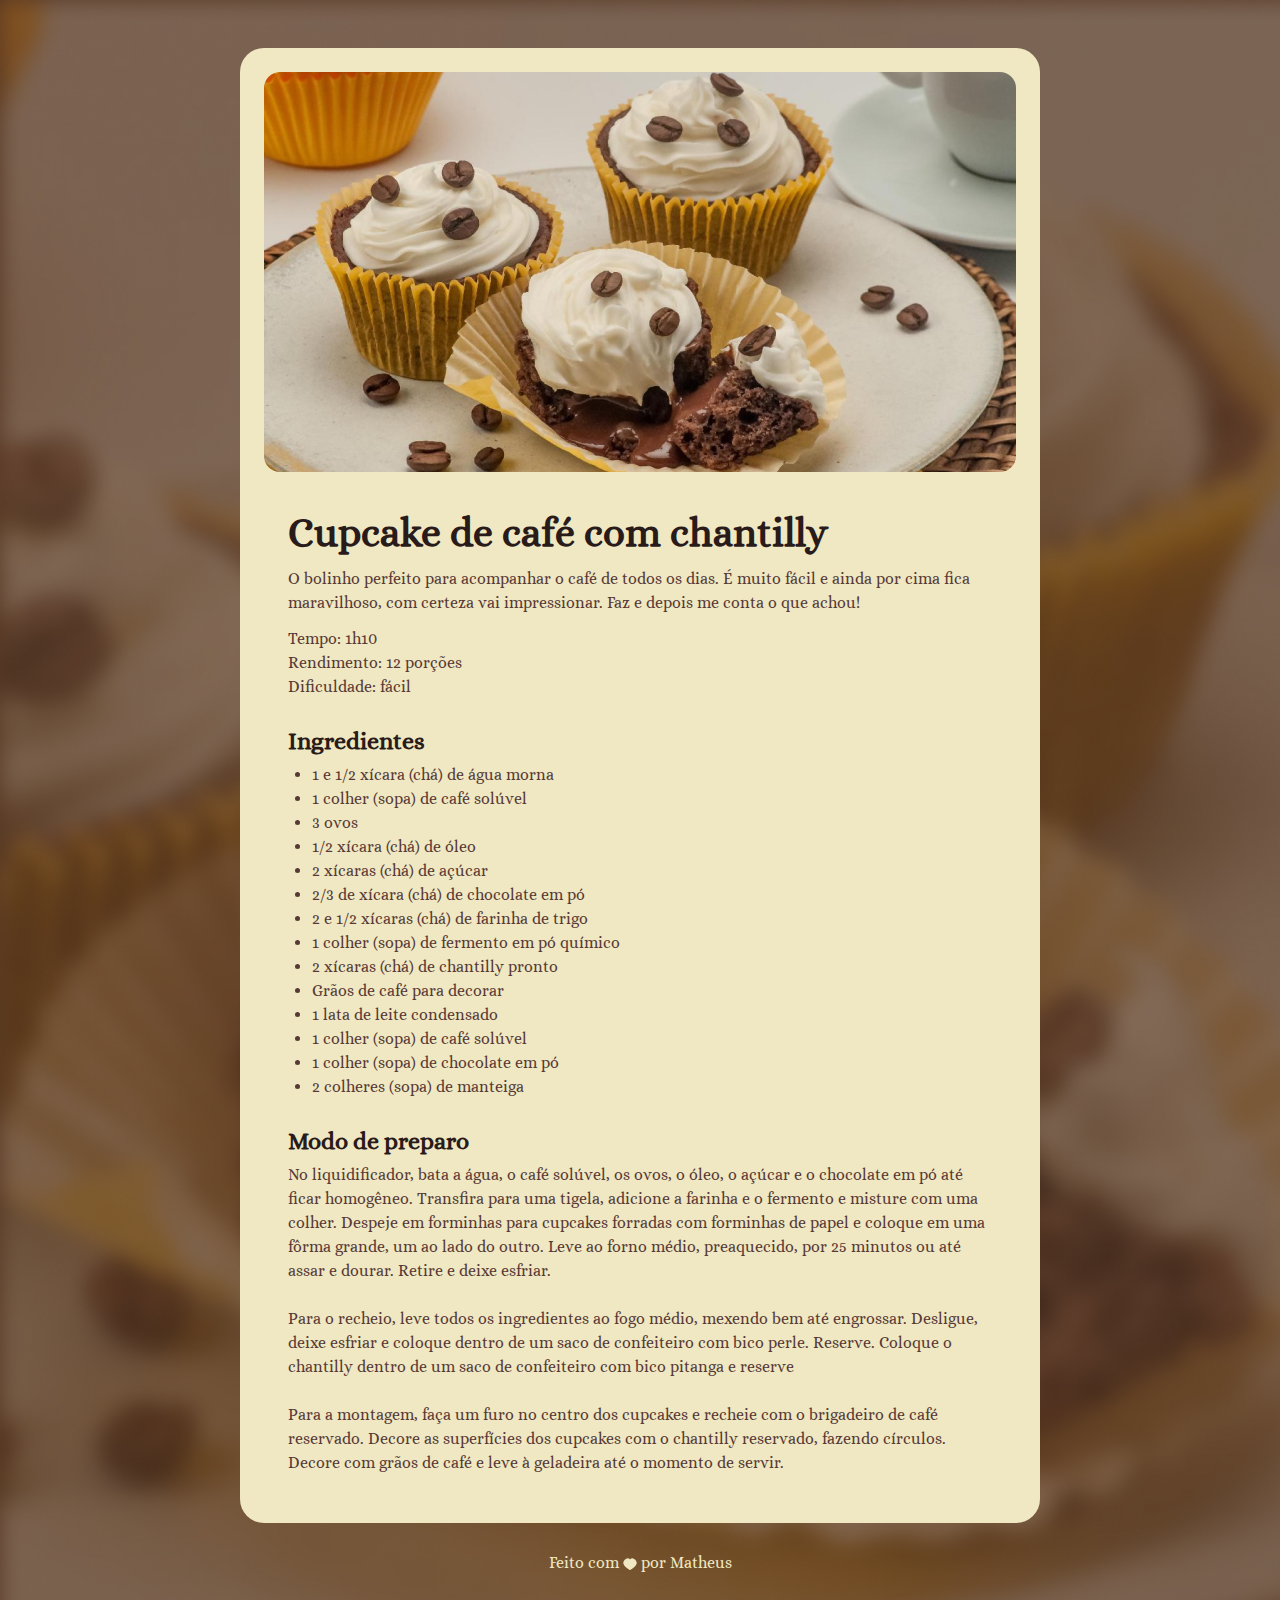
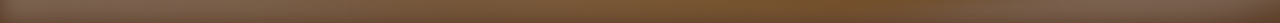
<file: 01-pagina-receita/index.html>
<!DOCTYPE html>
<html lang="pt-br">
  <head>
    <link rel="preconnect" href="https://fonts.googleapis.com" />
    <link rel="preconnect" href="https://fonts.gstatic.com" crossorigin />
    <meta charset="UTF-8" />
    <meta name="viewport" content="width=device-width, initial-scale=1.0" />
    <title>Página de receita</title>
    <link rel="stylesheet" href="style.css" />
    <link
      href="https://fonts.googleapis.com/css2?family=Alice&display=swap"
      rel="stylesheet"
    />
  </head>
  <body>
    <div id="page">
      <img
        src="assets/main-image.jpg"
        alt="Imagem de um cupcake com grãos de café e um chantilly"
      />
      <main>
        <section id="about">
          <h1>Cupcake de café com chantilly</h1>
          <p>
            O bolinho perfeito para acompanhar o café de todos os dias. É muito
            fácil e ainda por cima fica maravilhoso, com certeza vai
            impressionar. Faz e depois me conta o que achou!
          </p>
          <p>
            Tempo: 1h10 <br />
            Rendimento: 12 porções <br />
            Dificuldade: fácil
          </p>
        </section>
        <section id="ingredients">
          <h2>Ingredientes</h2>
          <ul>
            <li>1 e 1/2 xícara (chá) de água morna</li>
            <li>1 colher (sopa) de café solúvel</li>
            <li>3 ovos</li>
            <li>1/2 xícara (chá) de óleo</li>
            <li>2 xícaras (chá) de açúcar</li>
            <li>2/3 de xícara (chá) de chocolate em pó</li>
            <li>2 e 1/2 xícaras (chá) de farinha de trigo</li>
            <li>1 colher (sopa) de fermento em pó químico</li>
            <li>2 xícaras (chá) de chantilly pronto</li>
            <li>Grãos de café para decorar</li>
            <li>1 lata de leite condensado</li>
            <li>1 colher (sopa) de café solúvel</li>
            <li>1 colher (sopa) de chocolate em pó</li>
            <li>2 colheres (sopa) de manteiga</li>
          </ul>
        </section>
        <section id="preparation">
          <h2>Modo de preparo</h2>
          <p>
            No liquidificador, bata a água, o café solúvel, os ovos, o óleo, o
            açúcar e o chocolate em pó até ficar homogêneo. Transfira para uma
            tigela, adicione a farinha e o fermento e misture com uma colher.
            Despeje em forminhas para cupcakes forradas com forminhas de papel e
            coloque em uma fôrma grande, um ao lado do outro. Leve ao forno
            médio, preaquecido, por 25 minutos ou até assar e dourar. Retire e
            deixe esfriar.
            <br /><br />
            Para o recheio, leve todos os ingredientes ao fogo médio, mexendo
            bem até engrossar. Desligue, deixe esfriar e coloque dentro de um
            saco de confeiteiro com bico perle. Reserve. Coloque o chantilly
            dentro de um saco de confeiteiro com bico pitanga e reserve
            <br /><br />
            Para a montagem, faça um furo no centro dos cupcakes e recheie com o
            brigadeiro de café reservado. Decore as superfícies dos cupcakes com
            o chantilly reservado, fazendo círculos. Decore com grãos de café e
            leve à geladeira até o momento de servir.
          </p>
        </section>
      </main>
    </div>

    <footer>
      Feito com
      <img src="assets/heart.svg" alt="Coraçãozinho fofinho" />
      por Matheus
    </footer>
  </body>
</html>
</file>
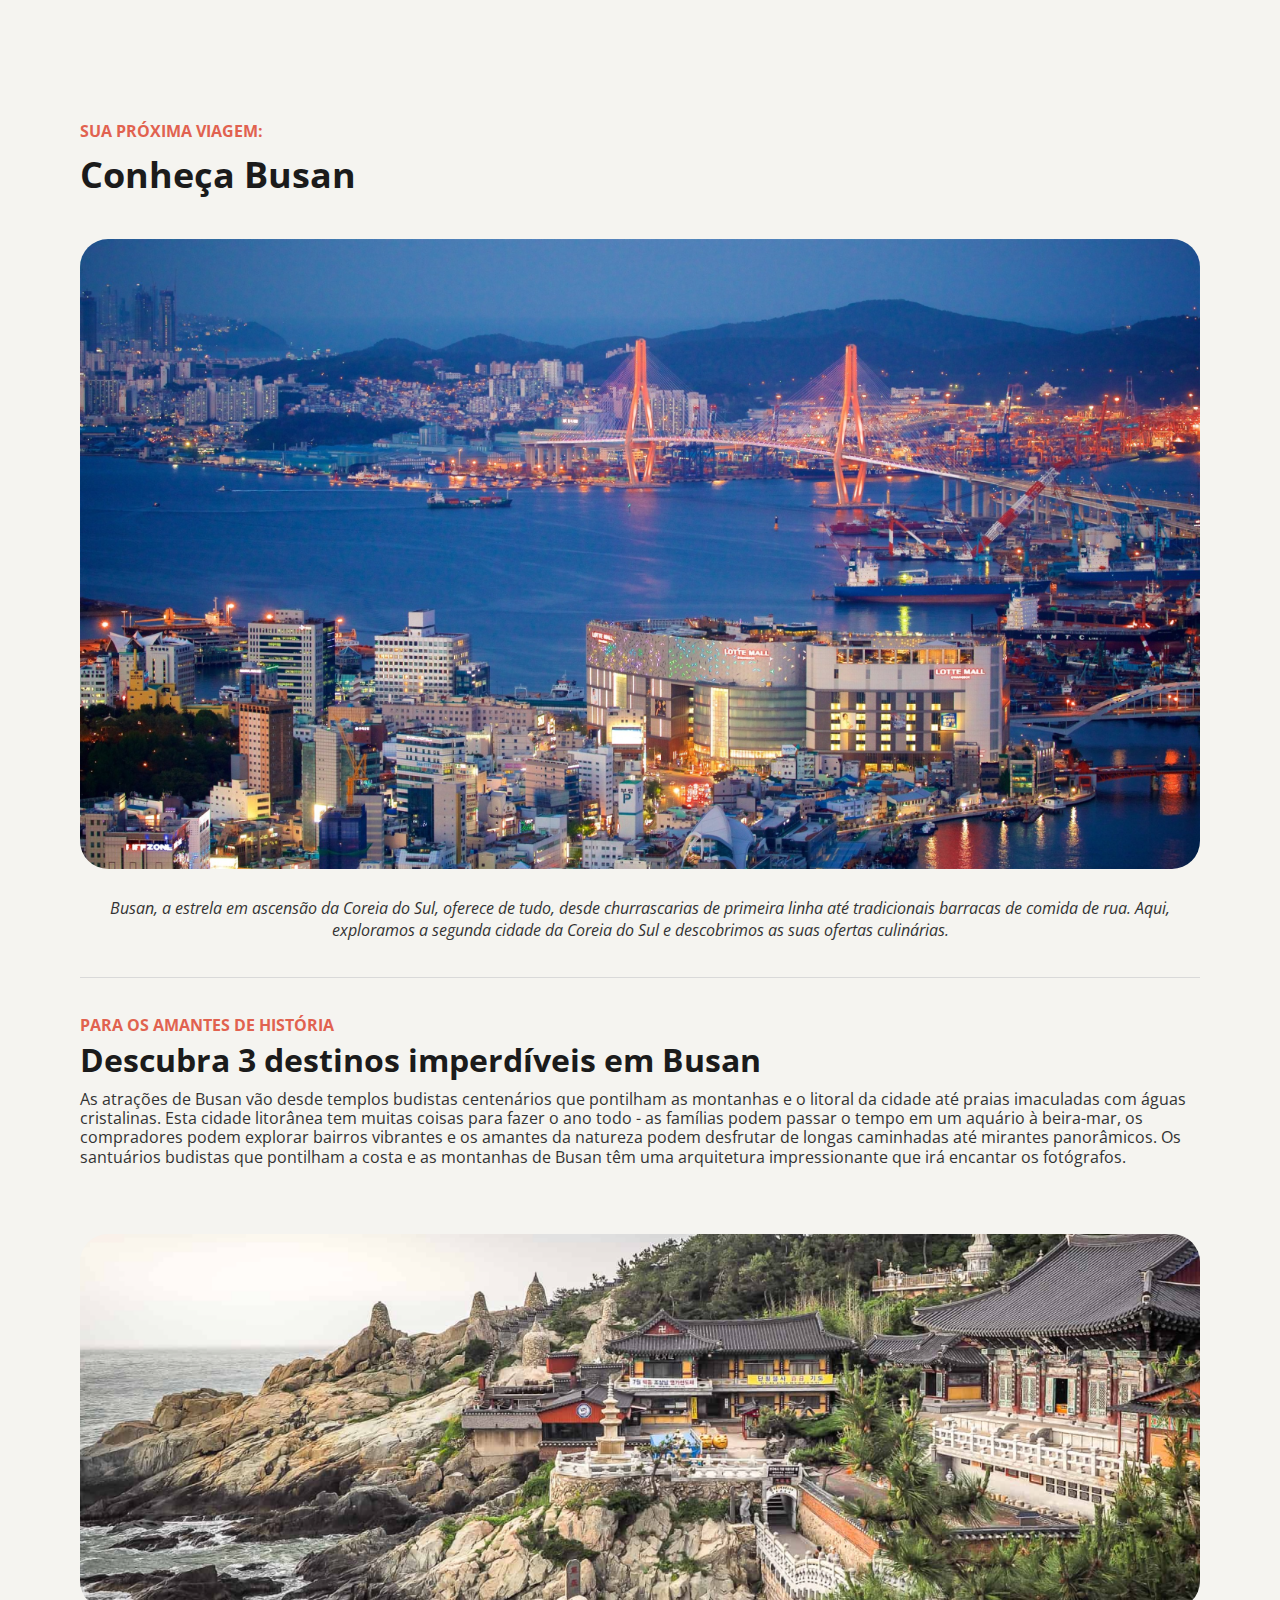
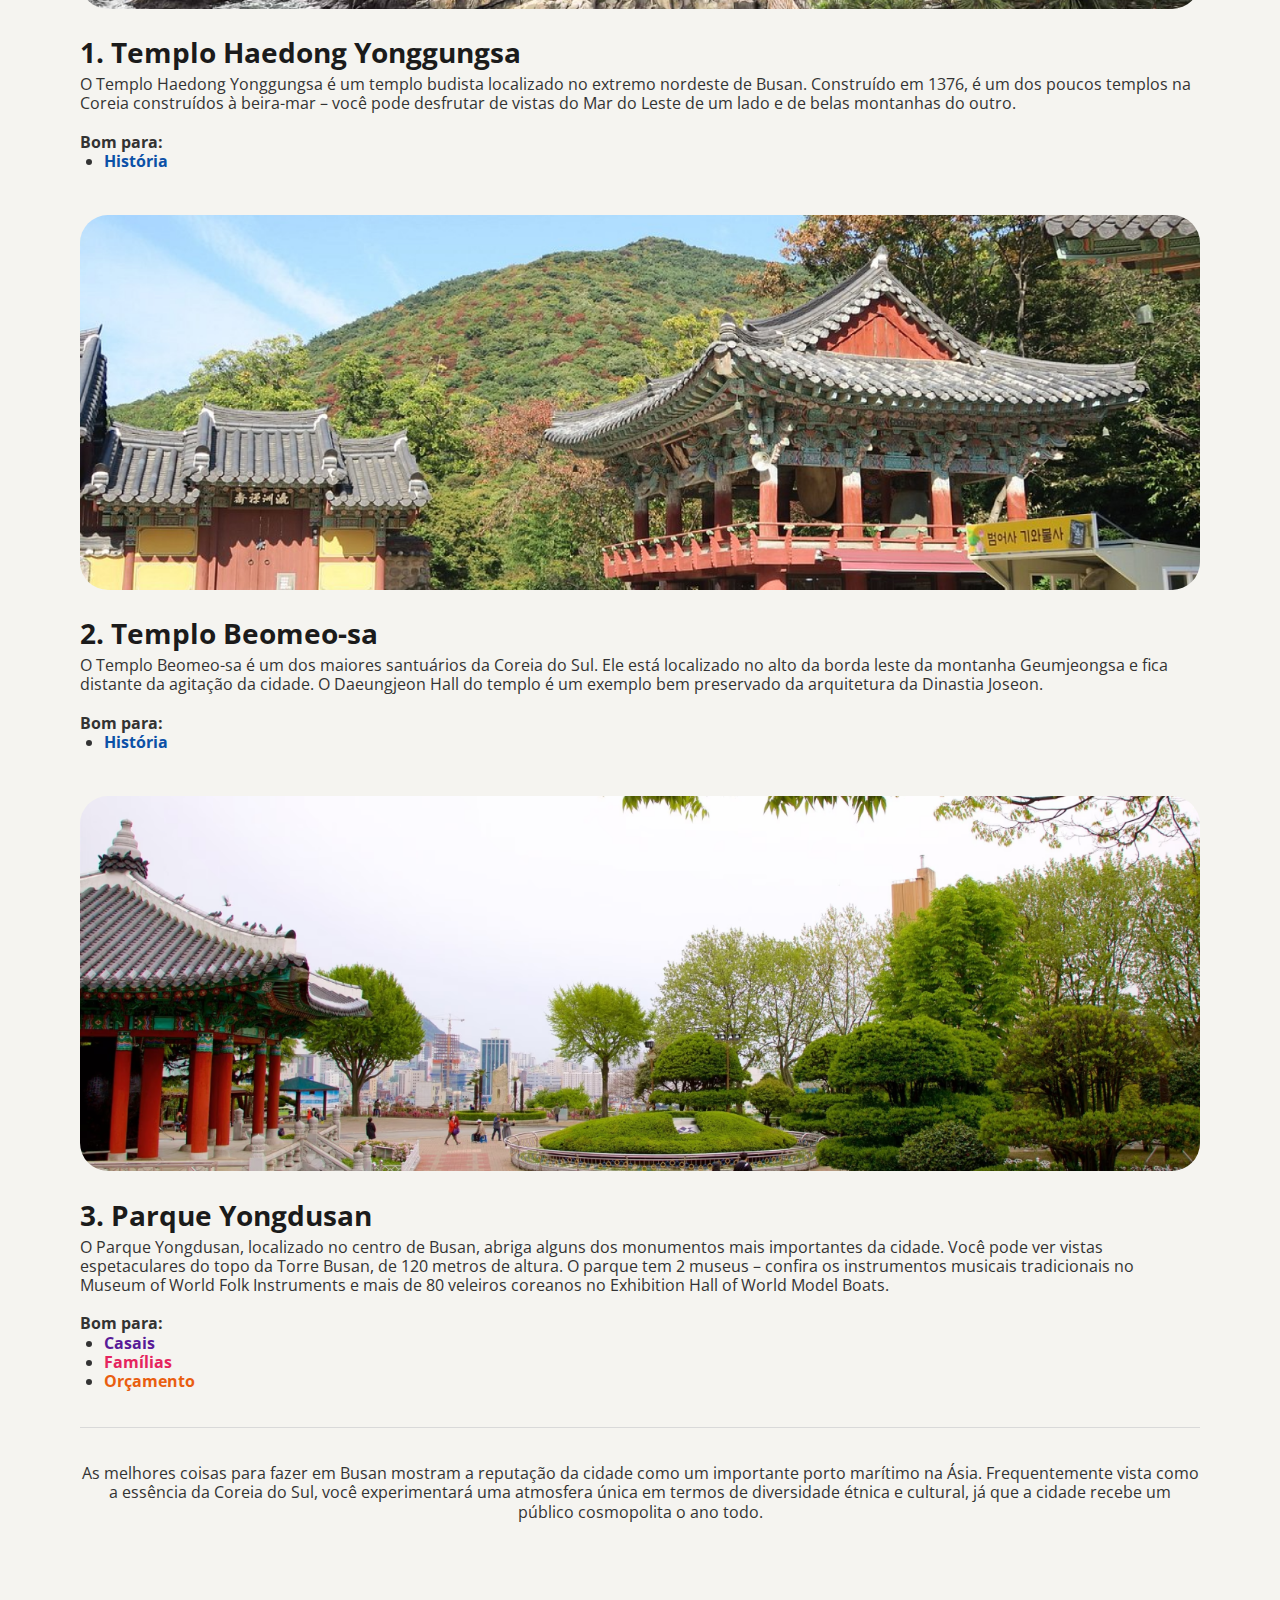
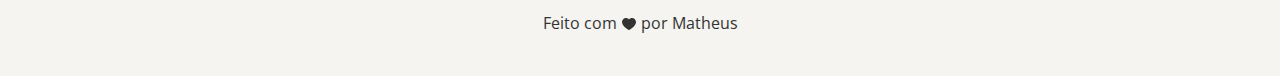
<file: 02-local-turistico/index.html>
<!DOCTYPE html>
<html lang="pt-br">
  <head>
    <link rel="preconnect" href="https://fonts.googleapis.com" />
    <link rel="preconnect" href="https://fonts.gstatic.com" crossorigin />
    <meta charset="UTF-8" />
    <meta name="viewport" content="width=device-width, initial-scale=1.0" />
    <title>Local Turistico</title>
    <link rel="stylesheet" href="styles.css" />
    <link
      href="https://fonts.googleapis.com/css2?family=Open+Sans:ital,wght@0,300..800;1,300..800&display=swap"
      rel="stylesheet"
    />
  </head>
  <body>
    <div id="page">
      <section id="featured">
        <p class="headline">Sua próxima viagem:</p>
        <h1>Conheça Busan</h1>
        <img src="assets/Image_01.png" alt="Imagem de Busan" />
        <p class="subtitle">
          Busan, a estrela em ascensão da Coreia do Sul, oferece de tudo, desde
          churrascarias de primeira linha até tradicionais barracas de comida de
          rua. Aqui, exploramos a segunda cidade da Coreia do Sul e descobrimos
          as suas ofertas culinárias.
        </p>
      </section>
      <div class="divider"></div>
      <main>
        <p class="headline">Para os amantes de história</p>
        <h2>Descubra 3 destinos imperdíveis em Busan</h2>
        <p>
          As atrações de Busan vão desde templos budistas centenários que
          pontilham as montanhas e o litoral da cidade até praias imaculadas com
          águas cristalinas. Esta cidade litorânea tem muitas coisas para fazer
          o ano todo - as famílias podem passar o tempo em um aquário à
          beira-mar, os compradores podem explorar bairros vibrantes e os
          amantes da natureza podem desfrutar de longas caminhadas até mirantes
          panorâmicos. Os santuários budistas que pontilham a costa e as
          montanhas de Busan têm uma arquitetura impressionante que irá encantar
          os fotógrafos.
        </p>
        <div>
          <img src="assets/Image_02.png" alt="Templo Haedong Yonggungsa" />
          <h3>1. Templo Haedong Yonggungsa</h3>
          <p>
            O Templo Haedong Yonggungsa é um templo budista localizado no
            extremo nordeste de Busan. Construído em 1376, é um dos poucos
            templos na Coreia construídos à beira-mar – você pode desfrutar de
            vistas do Mar do Leste de um lado e de belas montanhas do outro.
          </p>
          <br />
          <strong>Bom para:</strong>
          <ul>
            <li class="accent-blue">História</li>
          </ul>
        </div>
        <div>
          <img src="assets/Image_03.png" alt="Templo Haedong Yonggungsa" />
          <h3>2. Templo Beomeo-sa</h3>
          <p>
            O Templo Beomeo-sa é um dos maiores santuários da Coreia do Sul. Ele
            está localizado no alto da borda leste da montanha Geumjeongsa e
            fica distante da agitação da cidade. O Daeungjeon Hall do templo é
            um exemplo bem preservado da arquitetura da Dinastia Joseon.
          </p>
          <br />
          <strong>Bom para:</strong>
          <ul>
            <li class="accent-blue">História</li>
          </ul>
        </div>
        <div>
          <img src="assets/Image_04.png" alt="Templo Haedong Yonggungsa" />
          <h3>3. Parque Yongdusan</h3>
          <p>
            O Parque Yongdusan, localizado no centro de Busan, abriga alguns dos
            monumentos mais importantes da cidade. Você pode ver vistas
            espetaculares do topo da Torre Busan, de 120 metros de altura. O
            parque tem 2 museus – confira os instrumentos musicais tradicionais
            no Museum of World Folk Instruments e mais de 80 veleiros coreanos
            no Exhibition Hall of World Model Boats.
          </p>
          <br />
          <strong>Bom para:</strong>
          <ul>
            <li class="accent-purple">Casais</li>
            <li class="accent-pink">Famílias</li>
            <li class="accent-orange">Orçamento</li>
          </ul>
        </div>
      </main>
      <div class="divider"></div>
      <p>
        As melhores coisas para fazer em Busan mostram a reputação da cidade
        como um importante porto marítimo na Ásia. Frequentemente vista como a
        essência da Coreia do Sul, você experimentará uma atmosfera única em
        termos de diversidade étnica e cultural, já que a cidade recebe um
        público cosmopolita o ano todo.
      </p>
    </div>
    <footer>
      Feito com
      <img src="assets/heart.svg" alt="Coraçãozinho fofinho" />
      por Matheus
    </footer>
  </body>
</html>
</file>
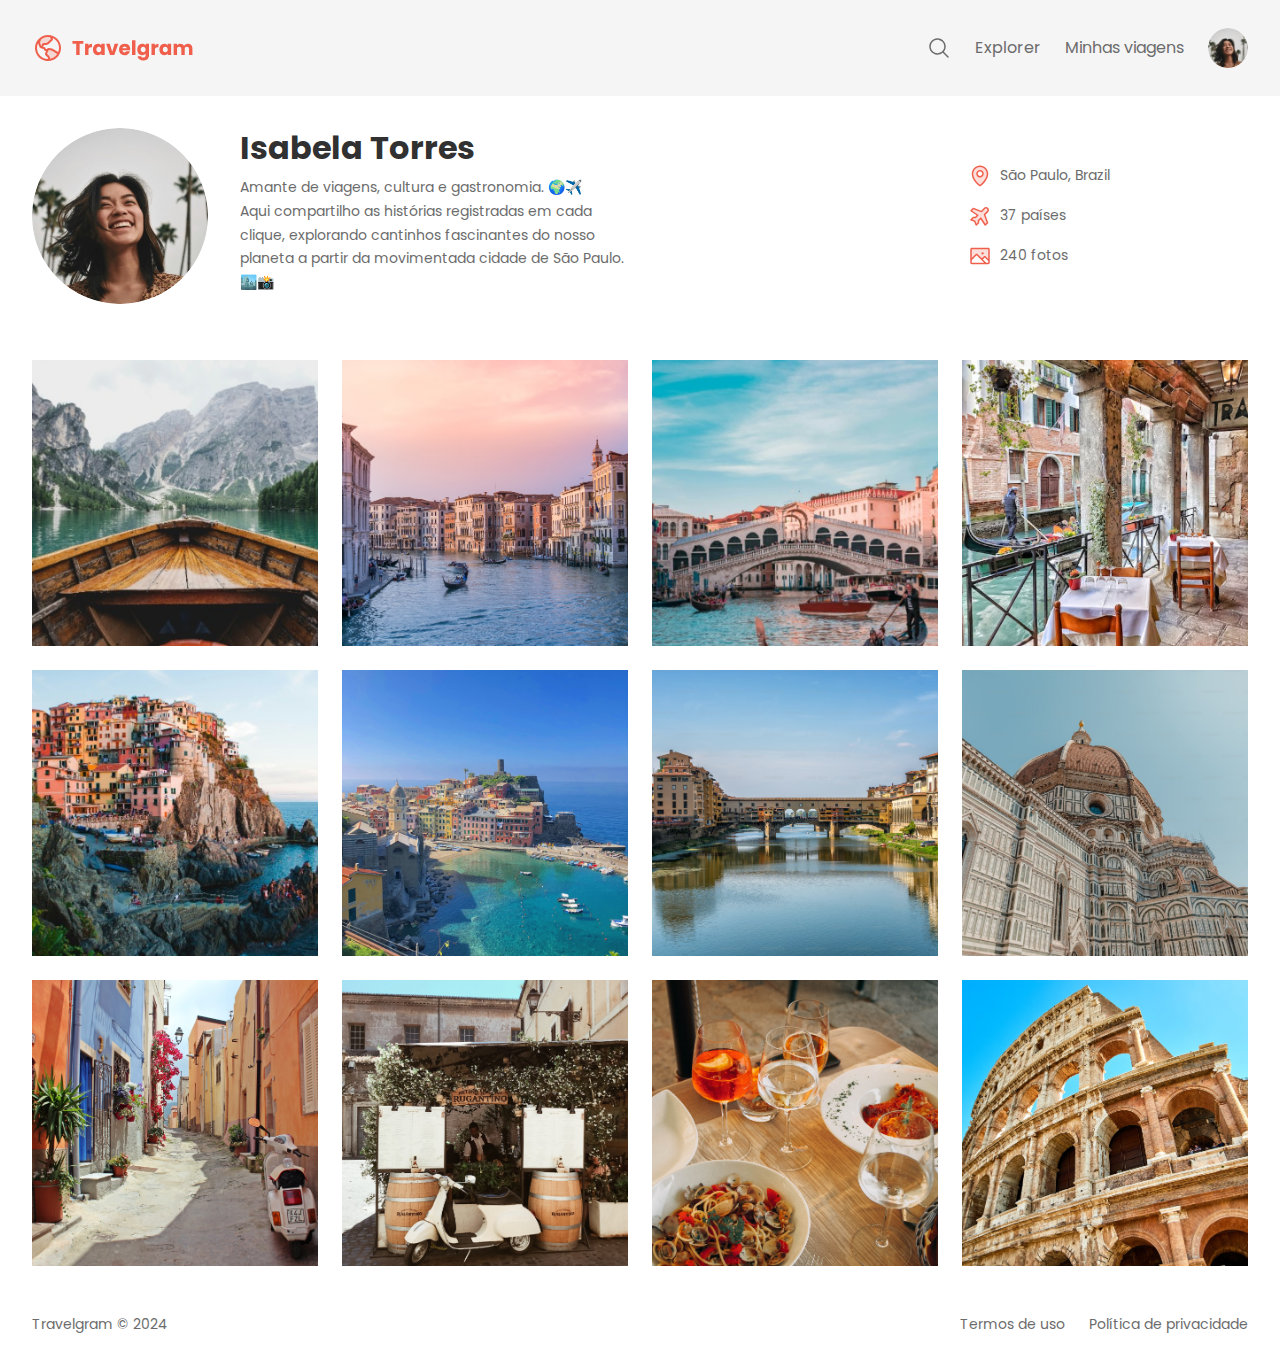
<file: 03-travelgram/index.html>
<!DOCTYPE html>
<html lang="pt-br">
  <head>
    <link rel="preconnect" href="https://fonts.googleapis.com" />
    <link rel="preconnect" href="https://fonts.gstatic.com" crossorigin />
    <meta charset="UTF-8" />
    <meta name="viewport" content="width=device-width, initial-scale=1.0" />
    <title>Travelgram | Perfil de viagens</title>
    <link rel="stylesheet" href="styles/index.css" />
    <link
      href="https://fonts.googleapis.com/css2?family=Poppins:wght@400;700&display=swap"
      rel="stylesheet"
    />
  </head>
  <body>
    <div class="bg-surface-color">
      <nav class="container">
        <a href="#" id="logo">
          <img src="assets/Logo.svg" alt="Logomarca" />
        </a>
        <ul id="primary-menu">
          <li>
            <a href="#">
              <img src="assets/icons/MagnifyingGlass.svg" alt="ícone de lupa" />
            </a>
          </li>
          <li><a href="#">Explorer</a></li>
          <li><a href="#">Minhas viagens</a></li>
          <li>
            <a href="#">
              <img
                src="assets/Profile pic.png"
                alt="Imagem de Isabela Torres"
              />
            </a>
          </li>
        </ul>
      </nav>
    </div>
    <header>
      <div class="container">
        <div id="profile">
          <img src="assets/Profile pic.png" alt="Imagem de Isabela Torres" />
          <div>
            <h1>Isabela Torres</h1>
            <p>
              Amante de viagens, cultura e gastronomia. 🌍✈️ <br />
              Aqui compartilho as histórias registradas em cada clique,
              explorando cantinhos fascinantes do nosso planeta a partir da
              movimentada cidade de São Paulo. 🏙️📸
            </p>
          </div>
        </div>
        <ul id="info">
          <li>
            <img src="assets/icons/MapPin.svg" alt="Icone de mapa" />
            <span>São Paulo, Brazil</span>
          </li>
          <li>
            <img src="assets/icons/AirplaneTilt.svg" alt="Icone de aviao" />
            <span>37 países</span>
          </li>
          <li>
            <img src="assets/icons/Image.svg" alt="Icone de imagem" />
            <span>240 fotos</span>
          </li>
        </ul>
      </div>
    </header>

    <main class="container">
      <img src="assets/Image 01.png" alt="..." />
      <img src="assets/Image 02.png" alt="..." />
      <img src="assets/Image 03.png" alt="..." />
      <img src="assets/Image 04.png" alt="..." />
      <img src="assets/Image 05.png" alt="..." />
      <img src="assets/Image 06.png" alt="..." />
      <img src="assets/Image 07.png" alt="..." />
      <img src="assets/Image 08.png" alt="..." />
      <img src="assets/Image 09.png" alt="..." />
      <img src="assets/Image 10.png" alt="..." />
      <img src="assets/Image 11.png" alt="..." />
      <img src="assets/Image 12.png" alt="..." />
    </main>

    <footer class="container">
      <span>Travelgram &copy; 2024</span>
      <span>Termos de uso</span>
      <span>Política de privacidade</span>
    </footer>
  </body>
</html>
</file>
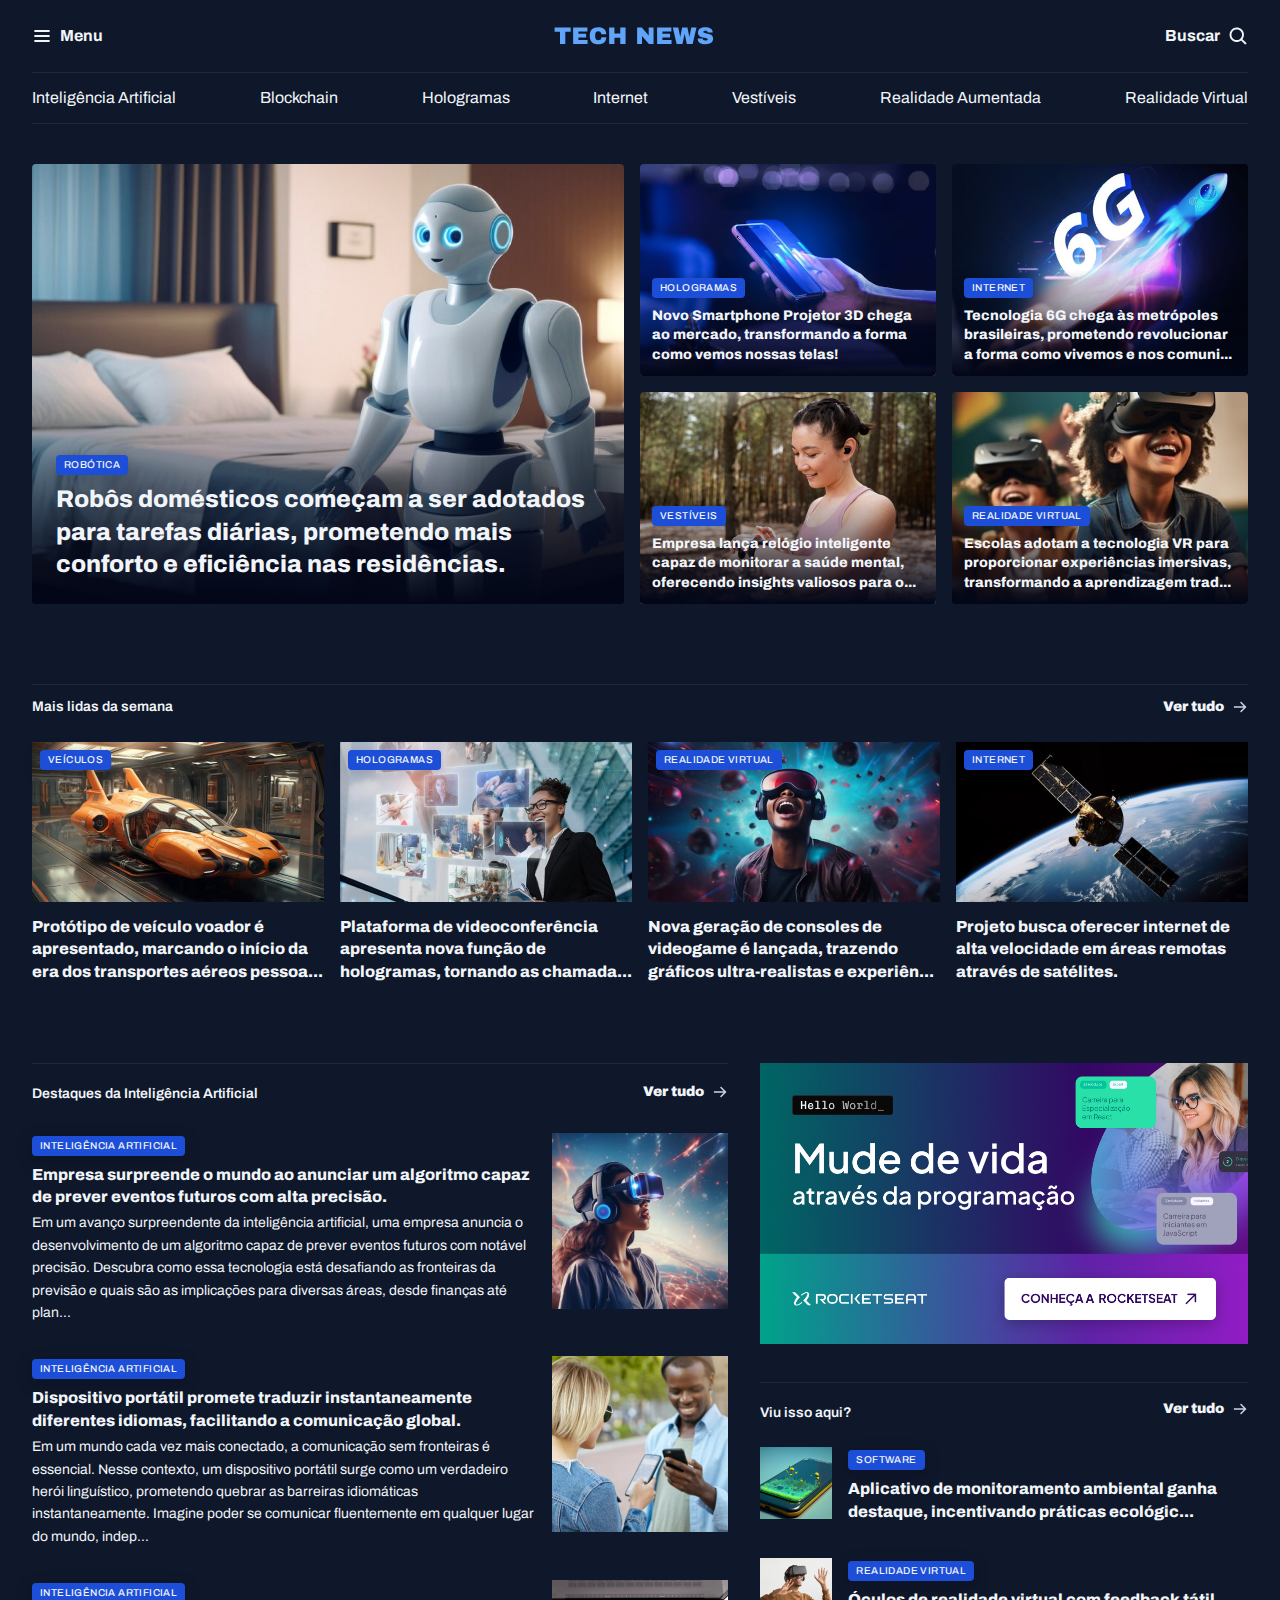
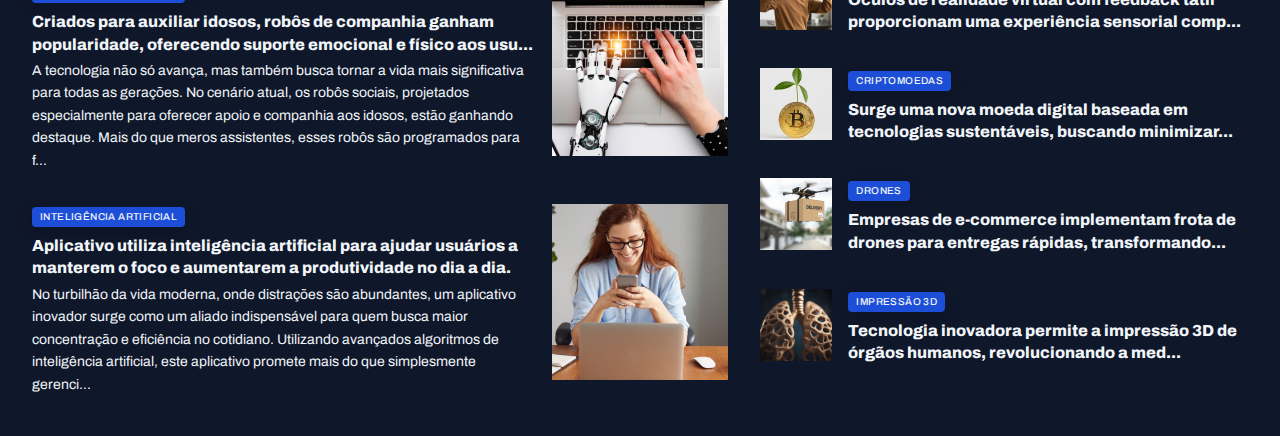
<file: 04-portal-de-noticia/index.html>
<!DOCTYPE html>
<html lang="pt-BR">

<head>
    <link rel="preconnect" href="https://fonts.googleapis.com">
    <link rel="preconnect" href="https://fonts.gstatic.com" crossorigin>

    <meta charset="UTF-8">
    <meta name="viewport" content="width=device-width, initial-scale=1.0">
    <title>Portal de notícias</title>
    <link rel="stylesheet" href="styles/index.css">

    <link href="https://fonts.googleapis.com/css2?family=Archivo:ital,wght@0,100..900;1,100..900&display=swap"
        rel="stylesheet">
</head>

<body>
    <header class="container">
        <nav id="primary" class="grid grid-flow-col">
            <div>
                <img src="assets/icons/List.svg" alt="ícone de menu">
                <strong>Menu</strong>
            </div>

            <div>
                <img src="assets/Logo.svg" alt="TechNews logo">
            </div>

            <div>
                <strong>Buscar</strong>
                <img src="assets/icons/MagnifyingGlass.svg" alt="ícone de lupa para pesquisa">
            </div>
        </nav>
        <nav id="secondary" class="grid grid-flow-col">
            <a href="#">Inteligência Artificial</a>
            <a href="#">Blockchain</a>
            <a href="#">Hologramas</a>
            <a href="#">Internet</a>
            <a href="#">Vestíveis</a>
            <a href="#">Realidade Aumentada</a>
            <a href="#">Realidade Virtual</a>
        </nav>
    </header>

    <main class="grid container">
        <section id="featured" class="grid grid-flow-col gap-16">
            <figure class="card">
                <img src="assets/images/Image 01.png" alt="Robôs domésticos começam a ser adotados para tarefas diárias, prometendo mais conforto e
                eficiência nas residências.">

                <figcaption>
                    <span class="content-tag">robótica</span>
                    <h2 class="text-2xl">
                        Robôs domésticos começam a ser adotados para tarefas diárias, prometendo mais conforto e
                        eficiência nas residências.
                    </h2>
                </figcaption>


            </figure>

            <div class="grid grid-cols-2 gap-16">
                <figure class="card">
                    <img src="assets/images/Image 02.png"
                        alt="Novo Smartphone Projetor 3D chega ao mercado, transformando a forma como vemos nossas telas!">

                    <figcaption>
                        <span class="content-tag">hologramas</span>
                        <h2 class="text-lg">
                            Novo Smartphone Projetor 3D chega ao mercado, transformando a forma como vemos nossas telas!
                        </h2>
                    </figcaption>
                </figure>

                <figure class="card">
                    <img src="assets/images/Image 03.png"
                        alt="Tecnologia 6G chega às metrópoles brasileiras, prometendo revolucionar a forma como vivemos e nos comunicamos.">

                    <figcaption>
                        <span class="content-tag">internet</span>
                        <h2 class="text-lg">
                            Tecnologia 6G chega às metrópoles brasileiras, prometendo revolucionar a forma como vivemos
                            e nos comuni...
                        </h2>
                    </figcaption>
                </figure>

                <figure class="card">
                    <img src="assets/images/Image 04.png"
                        alt="Empresa lança relógio inteligente capaz de monitorar a saúde mental, oferecendo insights valiosos para o bem-estar pessoal.">

                    <figcaption>
                        <span class="content-tag">vestíveis</span>
                        <h2 class="text-lg">
                            Empresa lança relógio inteligente capaz de monitorar a saúde mental, oferecendo insights
                            valiosos para o...
                        </h2>
                    </figcaption>
                </figure>

                <figure class="card">
                    <img src="assets/images/Image 05.png"
                        alt="Escolas adotam a tecnologia VR para proporcionar experiências imersivas, transformando a aprendizagem tradicional.">

                    <figcaption>
                        <span class="content-tag">realidade virtual</span>
                        <h2 class="text-lg">
                            Escolas adotam a tecnologia VR para proporcionar experiências imersivas, transformando a
                            aprendizagem trad...
                        </h2>
                    </figcaption>
                </figure>
            </div>
        </section>

        <section id="weekly">
            <header class="grid grid-flow-col">
                <h3>Mais lidas da semana</h3>
                <a href="#" class="grid grid-flow-col">
                    <strong>Ver tudo</strong>
                    <span></span>
                </a>
            </header>

            <div class="grid gap-16">
                <figure>
                    <span class="content-tag">veículos</span>
                    <img src="assets/images/Image 06.png" alt="">
                    <p>Protótipo de veículo voador é apresentado, marcando o início da era dos transportes aéreos
                        pessoa...</p>
                </figure>

                <figure>
                    <span class="content-tag">hologramas</span>
                    <img src="assets/images/Image 07.png" alt="">
                    <p>Plataforma de videoconferência apresenta nova função de hologramas, tornando as chamada...</p>
                </figure>

                <figure>
                    <span class="content-tag">realidade virtual</span>
                    <img src="assets/images/Image 08.png" alt="">
                    <p>Nova geração de consoles de videogame é lançada, trazendo gráficos ultra-realistas e experiên...
                    </p>
                </figure>

                <figure>
                    <span class="content-tag">internet</span>
                    <img src="assets/images/Image 09.png" alt="">
                    <p>Projeto busca oferecer internet de alta velocidade em áreas remotas através de satélites.</p>
                </figure>
            </div>
        </section>

        <section id="ai">
            <header class="grid grid-flow-col">
                <h3>Destaques da Inteligência Artificial</h3>
                <a href="#" class="grid grid-flow-col">
                    <strong>Ver tudo</strong>
                    <span></span>
                </a>
            </header>

            <div class="grid gap-32">
                <article class="grid grid-flow-col gap-16">
                    <div>
                        <span class="content-tag">Inteligência Artificial</span>
                        <h3 class="text-xl">
                            Empresa surpreende o mundo ao anunciar um algoritmo capaz de prever eventos futuros com alta
                            precisão.
                        </h3>
                        <p class="text-sm">
                            Em um avanço surpreendente da inteligência artificial, uma empresa anuncia o desenvolvimento
                            de um algoritmo capaz de prever eventos futuros com notável precisão. Descubra como essa
                            tecnologia está desafiando as fronteiras da previsão e quais são as implicações para
                            diversas áreas, desde finanças até plan...
                        </p>
                    </div>
                    <div>
                        <img src="assets/images/Image 10.png" alt="">
                    </div>
                </article>

                <article class="grid grid-flow-col gap-16">
                    <div>
                        <span class="content-tag">Inteligência Artificial</span>
                        <h3 class="text-xl">
                            Dispositivo portátil promete traduzir instantaneamente diferentes idiomas, facilitando a
                            comunicação global.
                        </h3>
                        <p class="text-sm">
                            Em um mundo cada vez mais conectado, a comunicação sem fronteiras é essencial. Nesse
                            contexto, um dispositivo portátil surge como um verdadeiro herói linguístico, prometendo
                            quebrar as barreiras idiomáticas instantaneamente. Imagine poder se comunicar fluentemente
                            em qualquer lugar do mundo, indep...
                        </p>
                    </div>
                    <div>
                        <img src="assets/images/Image 11.png" alt="">
                    </div>
                </article>

                <article class="grid grid-flow-col gap-16">
                    <div>
                        <span class="content-tag">Inteligência Artificial</span>
                        <h3 class="text-xl">
                            Criados para auxiliar idosos, robôs de companhia ganham popularidade, oferecendo suporte
                            emocional e físico aos usu...
                        </h3>
                        <p class="text-sm">
                            A tecnologia não só avança, mas também busca tornar a vida mais significativa para todas as
                            gerações. No cenário atual, os robôs sociais, projetados especialmente para oferecer apoio e
                            companhia aos idosos, estão ganhando destaque. Mais do que meros assistentes, esses robôs
                            são programados para f...
                        </p>
                    </div>
                    <div>
                        <img src="assets/images/Image 12.png" alt="">
                    </div>
                </article>

                <article class="grid grid-flow-col gap-16">
                    <div>
                        <span class="content-tag">Inteligência Artificial</span>
                        <h3 class="text-xl">
                            Aplicativo utiliza inteligência artificial para ajudar usuários a manterem o foco e
                            aumentarem a produtividade no dia a dia.
                        </h3>
                        <p class="text-sm">
                            No turbilhão da vida moderna, onde distrações são abundantes, um aplicativo inovador surge
                            como um aliado indispensável para quem busca maior concentração e eficiência no cotidiano.
                            Utilizando avançados algoritmos de inteligência artificial, este aplicativo promete mais do
                            que simplesmente gerenci...
                        </p>
                    </div>
                    <div>
                        <img src="assets/images/Image 13.png" alt="">
                    </div>
                </article>
            </div>
        </section>

        <aside>
            <div id="ads">
                <img src="assets/Ads.png" alt="">
            </div>

            <section id="more">
                <header class="grid grid-flow-col">
                    <h3>Viu isso aqui?</h3>
                    <a href="#" class="grid grid-flow-col">
                        <strong>Ver tudo</strong>
                        <span></span>
                    </a>
                </header>

                <div class="grid gap-32">
                    <article class="grid grid-flow-col gap-16">
                        <div>
                            <img src="assets/images/Image 14.png"
                                alt="Aplicativo de monitoramento ambiental ganha destaque, incentivando práticas ecológicas e promovendo a conscientização.">
                        </div>

                        <div>
                            <span class="content-tag">Software</span>
                            <h3 class="text-xl">
                                Aplicativo de monitoramento ambiental ganha destaque, incentivando práticas ecológic...
                            </h3>
                        </div>

                    </article>

                    <article class="grid grid-flow-col gap-16">
                        <div>
                            <img src="assets/images/Image 15.png"
                                alt="Óculos de realidade virtual com feedback tátil proporcionam uma experiência sensorial completa, imergindo usuários em ambientes digitais.">
                        </div>

                        <div>
                            <span class="content-tag">Realidade virtual</span>
                            <h3 class="text-xl">
                                Óculos de realidade virtual com feedback tátil proporcionam uma experiência sensorial
                                comp...
                            </h3>
                        </div>

                    </article>

                    <article class="grid grid-flow-col gap-16">
                        <div>
                            <img src="assets/images/Image 16.png"
                                alt="Surge uma nova moeda digital baseada em tecnologias sustentáveis, buscando minimizar o impacto ambiental associado à mineração de criptomoedas.">
                        </div>

                        <div>
                            <span class="content-tag">criptomoedas</span>
                            <h3 class="text-xl">
                                Surge uma nova moeda digital baseada em tecnologias sustentáveis, buscando minimizar...
                            </h3>
                        </div>

                    </article>

                    <article class="grid grid-flow-col gap-16">
                        <div>
                            <img src="assets/images/Image 17.png"
                                alt="Empresas de e-commerce implementam frota de drones para entregas rápidas, transformando o cenário do comércio online.">
                        </div>

                        <div>
                            <span class="content-tag">Drones</span>
                            <h3 class="text-xl">
                                Empresas de e-commerce implementam frota de drones para entregas rápidas,
                                transformando...
                            </h3>
                        </div>

                    </article>

                    <article class="grid grid-flow-col gap-16">
                        <div>
                            <img src="assets/images/Image 18.png"
                                alt="Tecnologia inovadora permite a impressão 3D de órgãos humanos, revolucionando a medicina e a lista de espera por transplantes.">
                        </div>

                        <div>
                            <span class="content-tag">Impressão 3D</span>
                            <h3 class="text-xl">
                                Tecnologia inovadora permite a impressão 3D de órgãos humanos, revolucionando a med...
                            </h3>
                        </div>

                    </article>
                </div>
            </section>
        </aside>
    </main>
</body>

</html>
</file>
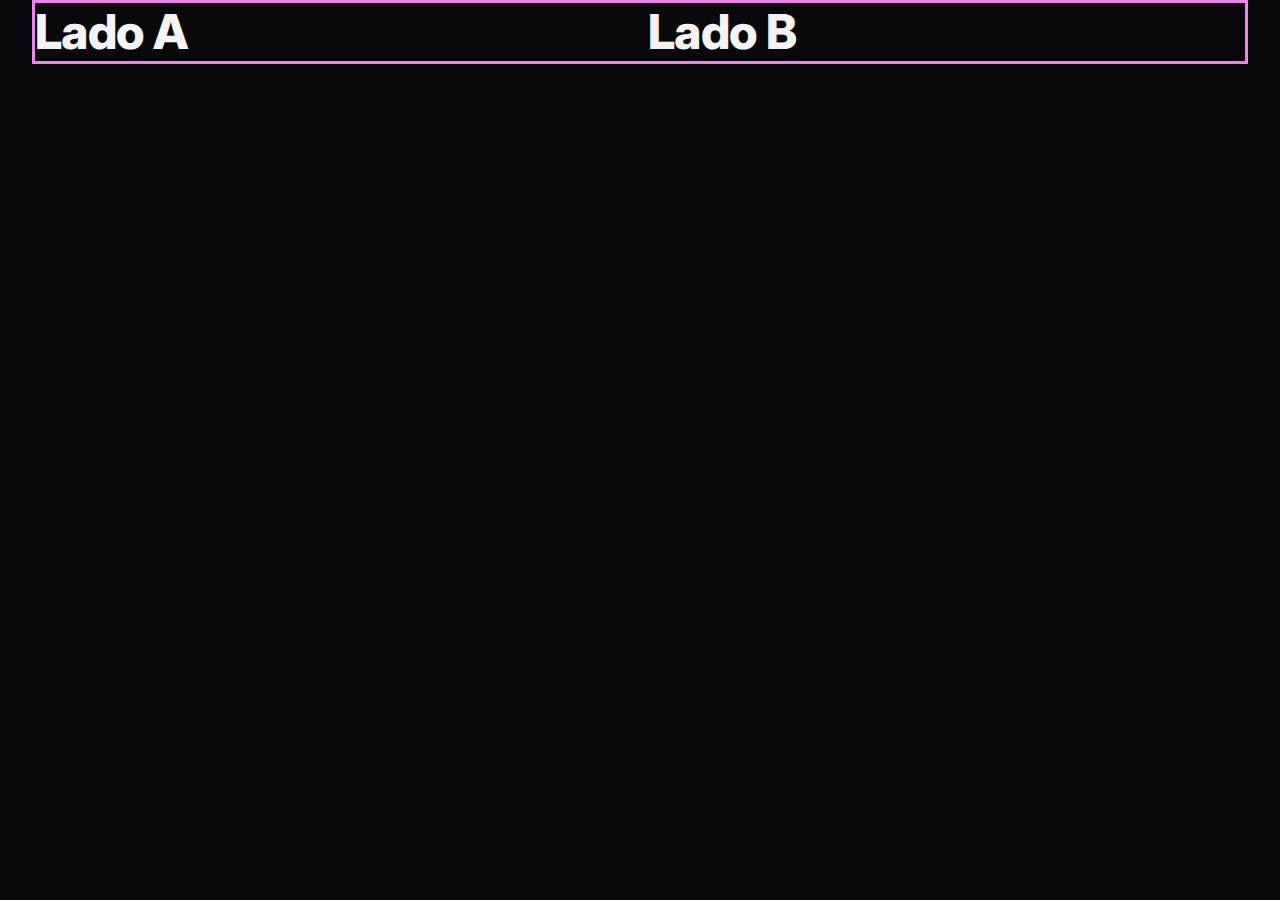
<file: 05-lp-de-produto/index.html>
<!DOCTYPE html>
<html lang="pt-BR">
  <head>
    <link rel="preconnect" href="https://fonts.googleapis.com" />
    <link rel="preconnect" href="https://fonts.gstatic.com" crossorigin />
    <meta charset="UTF-8" />
    <meta name="viewport" content="width=device-width, initial-scale=1.0" />
    <title>Zingen - Karaokê</title>
    <link rel="stylesheet" href="styles/index.css" />

    <link
    href="https://fonts.googleapis.com/css2?family=Inter:wght@100..900&display=swap"
    rel="stylesheet"
  />
  </head>
    <header>
      <div class="container even-columns">
        <h2>Lado A</h2>
        <h2>Lado B</h2>
      </div>
    </header>
  </body>
</html>
</file>
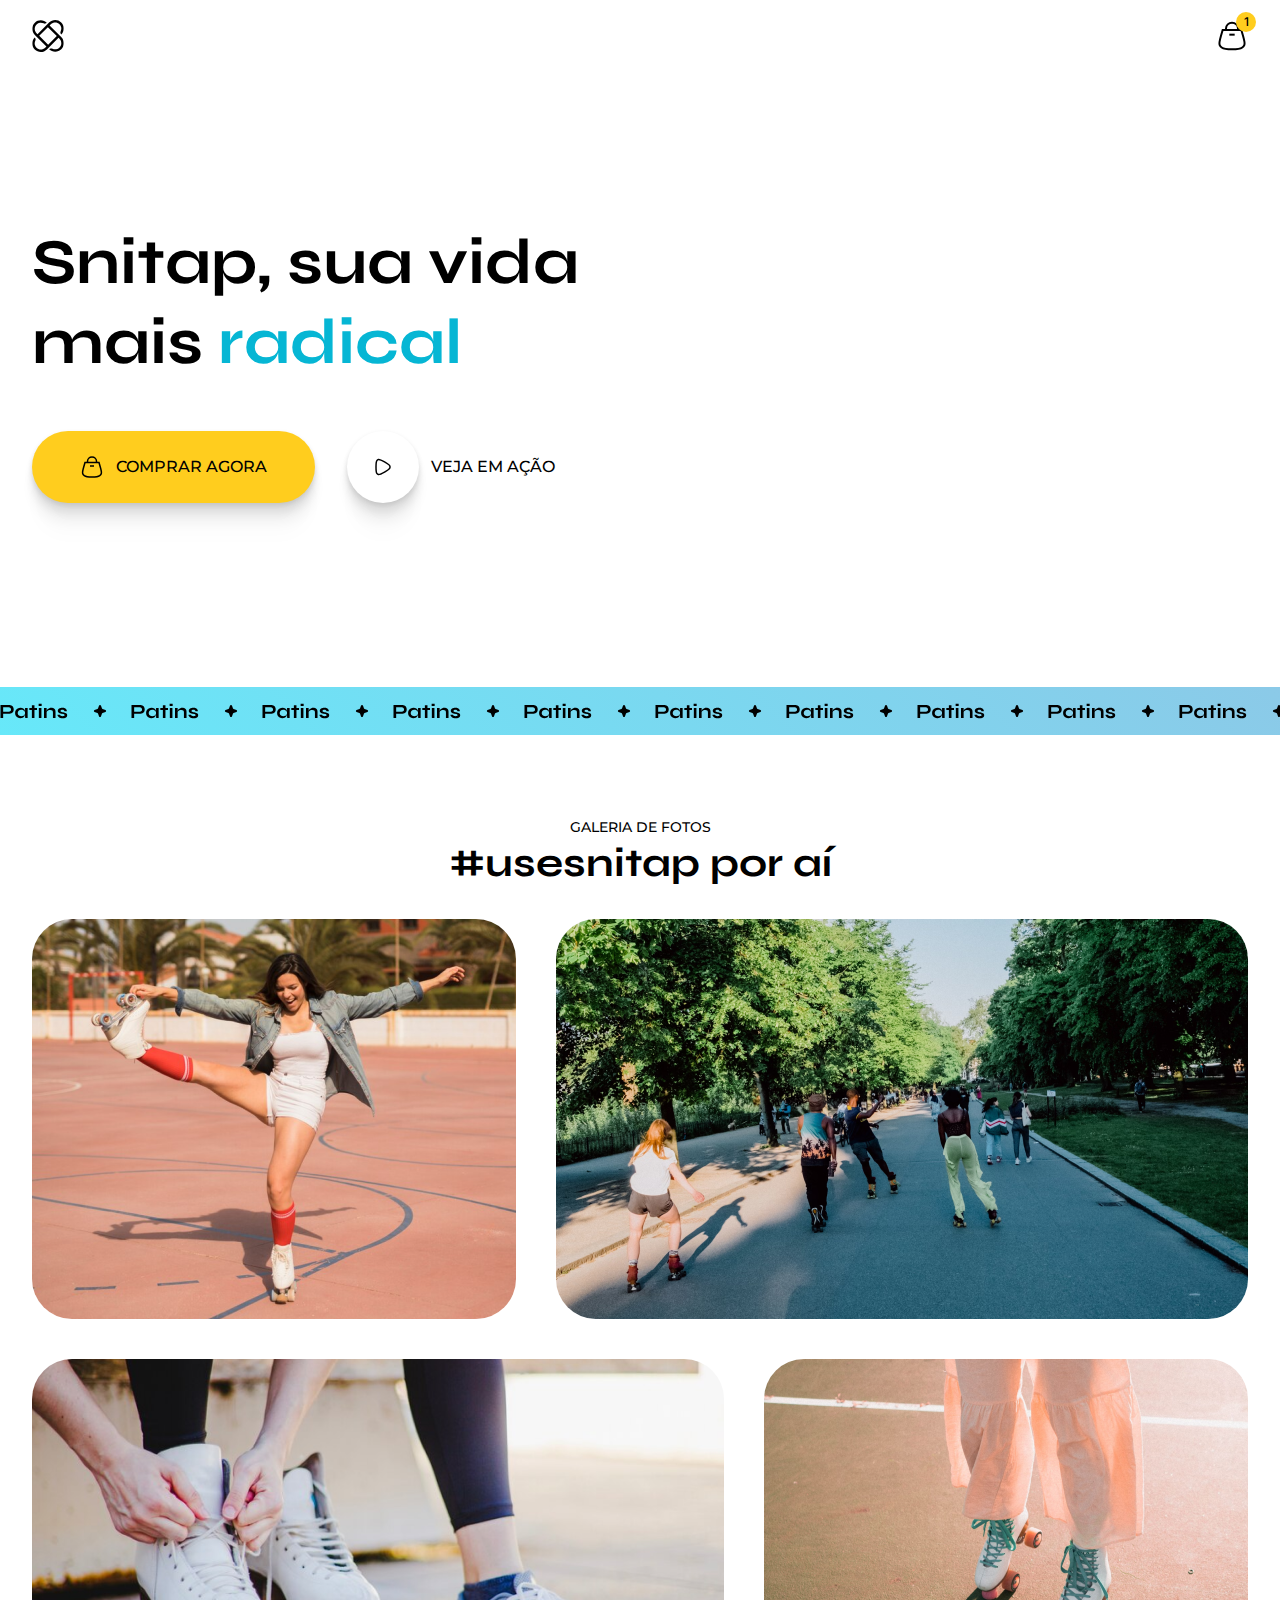
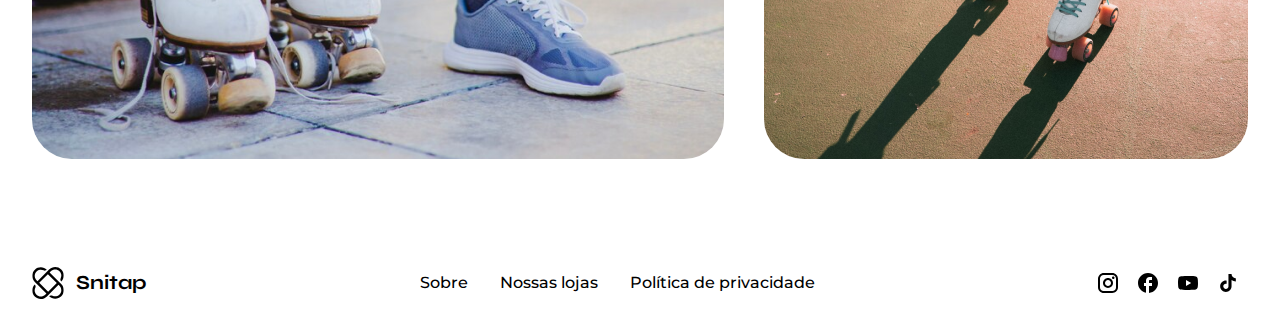
<file: 06-lp-de-patins/index.html>
<!DOCTYPE html>
<html lang="pt_BR">
  <head>
    <link rel="preconnect" href="https://fonts.googleapis.com" />
    <link rel="preconnect" href="https://fonts.gstatic.com" crossorigin />
    <meta charset="UTF-8" />
    <meta name="viewport" content="width=device-width, initial-scale=1.0" />
    <title>Snitap Patins</title>
    <link rel="stylesheet" href="styles/index.css" />
    <link
      href="https://fonts.googleapis.com/css2?family=Inter:wght@500&family=Montserrat:ital,wght@0,500;1,500&family=Syne:wght@700&display=swap"
      rel="stylesheet"
    />
  </head>
  <body>
    <header class="top">
      <a href="#">
        <img src="assets/logo.svg" alt="" />
      </a>
      <a href="#">
        <img src="assets/icons/shopping-bag.svg" alt="" />
        <span>1</span>
      </a>
    </header>

    <section class="hero">
      <div>
        <h1>
          Snitap, sua vida mais
          <div>
            <span>radical</span>
            <span>divertida</span>
            <span>saudável</span>
            <span>radical</span>
          </div>
        </h1>

        <div class="buttons">
          <a href="#" class="button buy shadow">
            <img src="assets/icons/shopping-bag.svg" alt="" />
            COMPRAR AGORA
          </a>

          <a href="#" class="button play">
            <span class="shadow">
              <img src="assets/icons/play.svg" alt="" />
            </span>
            VEJA EM AÇÃO
          </a>
        </div>
      </div>

      <div>
        <div class="content">
          <img src="assets/hero/ellipse.svg" alt="" />
          <img src="assets/hero/patins-image.png" alt="" />
          <img src="assets/hero/stars-1.svg" alt="" />
          <img src="assets/hero/stars-2.svg" alt="" />
        </div>
      </div>
    </section>

    <section class="banner">
      <div class="scroller bg-gradient-animate">
        <div class="rolling">
          <img src="assets/banner.svg" alt="" />
          <img src="assets/banner.svg" alt="" />
          <img src="assets/banner.svg" alt="" />
          <img src="assets/banner.svg" alt="" />
          <img src="assets/banner.svg" alt="" />
          <img src="assets/banner.svg" alt="" />
          <img src="assets/banner.svg" alt="" />
          <img src="assets/banner.svg" alt="" />
          <img src="assets/banner.svg" alt="" />
          <img src="assets/banner.svg" alt="" />
          <img src="assets/banner.svg" alt="" />
          <img src="assets/banner.svg" alt="" />
          <img src="assets/banner.svg" alt="" />
          <img src="assets/banner.svg" alt="" />
          <img src="assets/banner.svg" alt="" />
          <img src="assets/banner.svg" alt="" />
        </div>
      </div>
    </section>

    <section class="gallery">
      <header>
        <span>GALERIA DE FOTOS</span>
        <h2>#usesnitap por aí</h2>
      </header>

      <div class="content">
        <figure>
          <img src="assets/images/01.png" alt="" />
          <figcaption>
            <img src="assets/images/person.png" alt="" />
            <span>@laviniapereira</span>
          </figcaption>
        </figure>

        <figure data-delay>
          <img src="assets/images/02.png" alt="" />
          <figcaption>
            <img src="assets/images/person.png" alt="" />
            <span>@laviniapereira</span>
          </figcaption>
        </figure>

        <figure>
          <img src="assets/images/03.png" alt="" />
          <figcaption>
            <img src="assets/images/person.png" alt="" />
            <span>@laviniapereira</span>
          </figcaption>
        </figure>

        <figure data-delay>
          <img src="assets/images/04.png" alt="" />
          <figcaption>
            <img src="assets/images/person.png" alt="" />
            <span>@laviniapereira</span>
          </figcaption>
        </figure>
      </div>
    </section>

    <footer>
      <div class="logo">
        <img src="assets/logo.svg" alt="" />
        Snitap
      </div>

      <nav>
        <a href="#">Sobre</a>
        <a href="#">Nossas lojas</a>
        <a href="#">Política de privacidade</a>
      </nav>

      <div class="social-links">
        <a href="#" title="instagram">
          <img src="assets/icons/instagram.svg" alt="" />
        </a>
        <a href="#" title="facebook">
          <img src="assets/icons/facebook.svg" alt="" />
        </a>
        <a href="#" title="youtube">
          <img src="assets/icons/youtube.svg" alt="" />
        </a>
        <a href="#" title="tiktok">
          <img src="assets/icons/tiktok.svg" alt="" />
        </a>
      </div>
    </footer>
  </body>
</html>
</file>
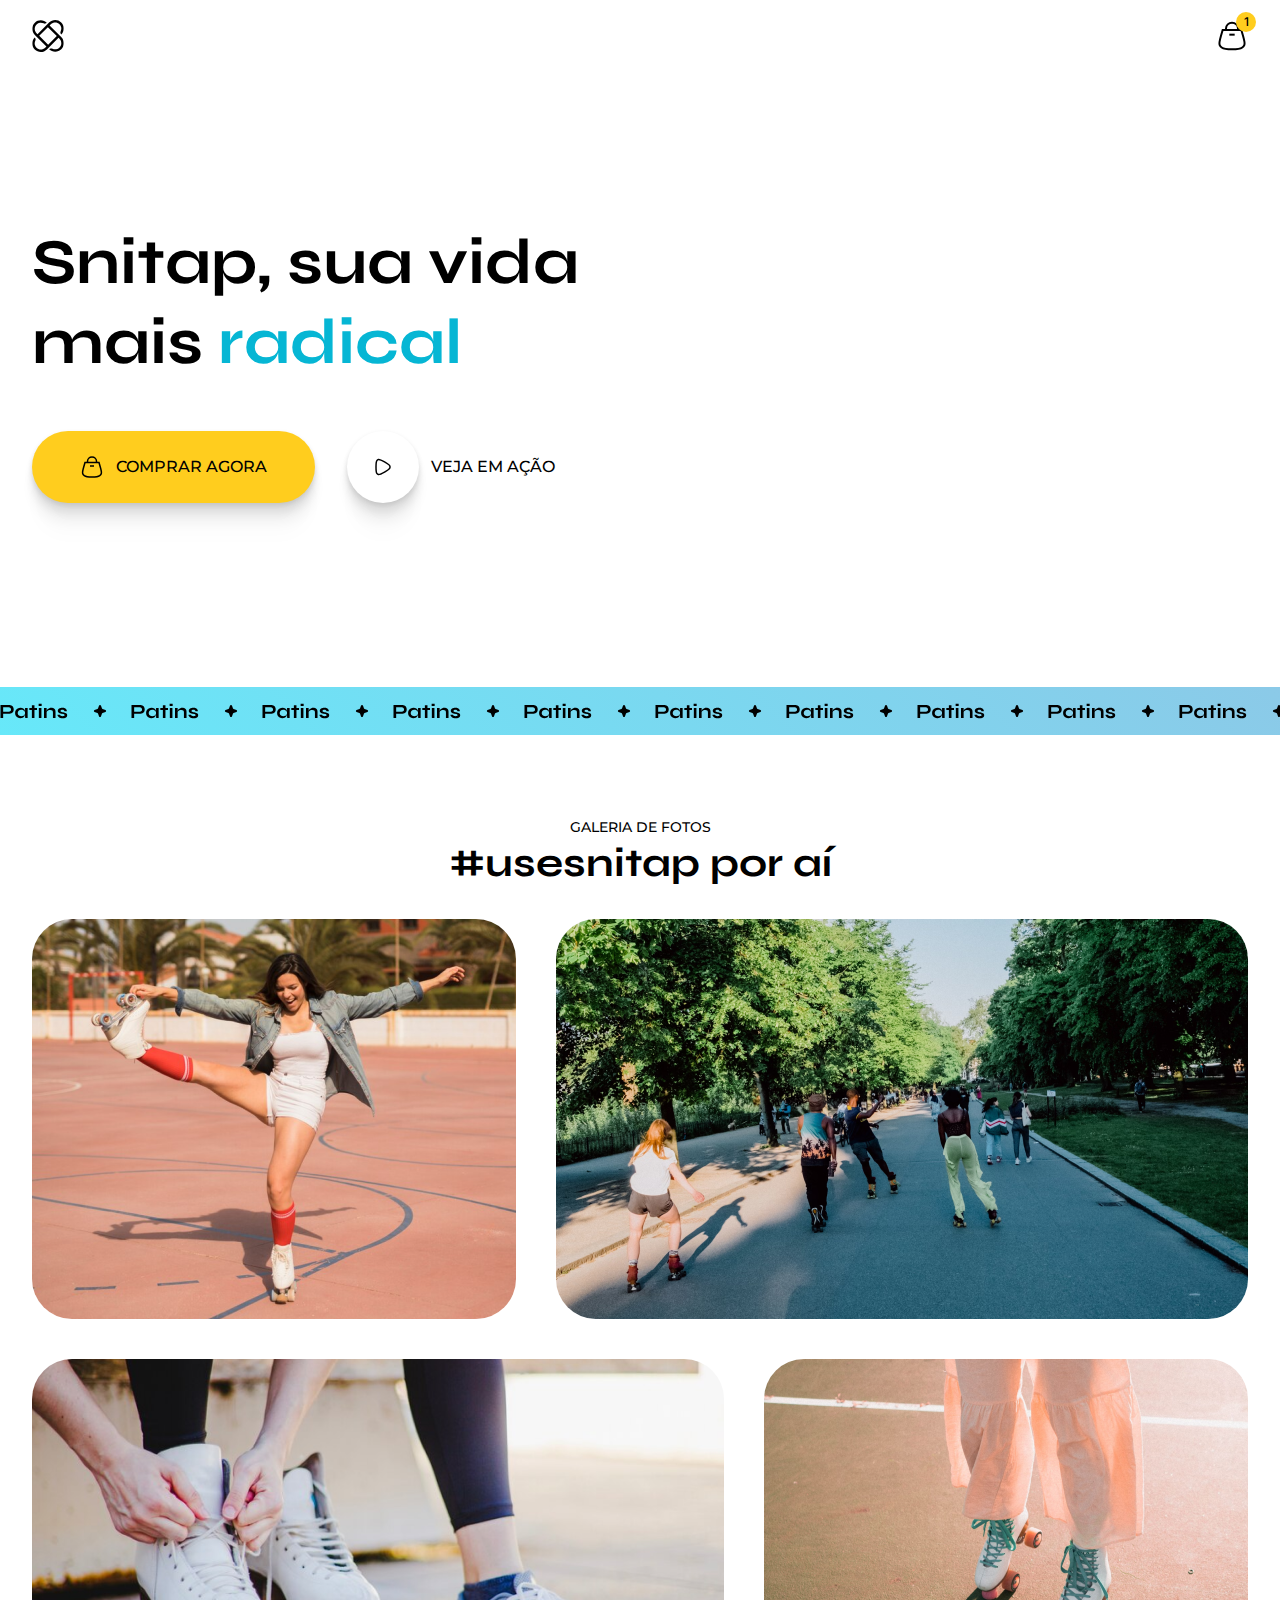
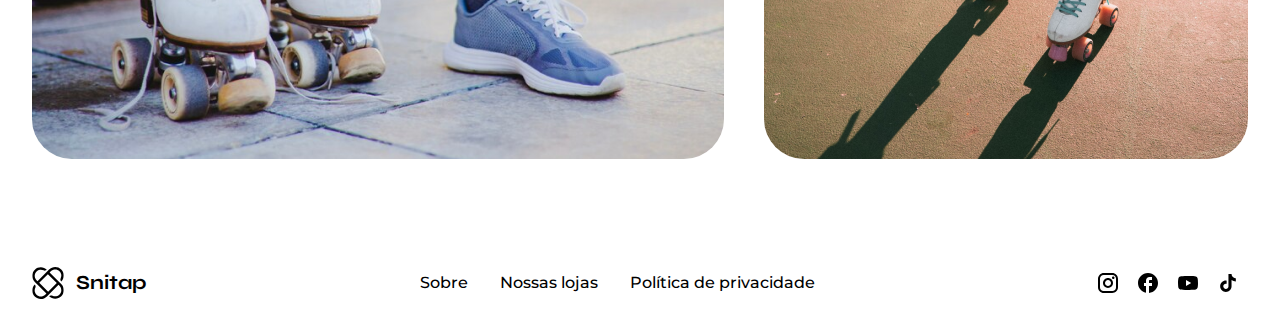
<file: 07-lp-de-patins-animada/index.html>
<!DOCTYPE html>
<html lang="pt_BR">
  <head>
    <link rel="preconnect" href="https://fonts.googleapis.com" />
    <link rel="preconnect" href="https://fonts.gstatic.com" crossorigin />
    <meta charset="UTF-8" />
    <meta name="viewport" content="width=device-width, initial-scale=1.0" />
    <title>Snitap Patins</title>
    <link rel="stylesheet" href="styles/index.css" />
    <link
      href="https://fonts.googleapis.com/css2?family=Inter:wght@500&family=Montserrat:ital,wght@0,500;1,500&family=Syne:wght@700&display=swap"
      rel="stylesheet"
    />
  </head>
  <body>
    <header class="top">
      <a href="#">
        <img src="assets/logo.svg" alt="" />
      </a>
      <a href="#">
        <img src="assets/icons/shopping-bag.svg" alt="" />
        <span>1</span>
      </a>
    </header>

    <section class="hero">
      <div>
        <h1>
          Snitap, sua vida mais
          <div>
            <span>radical</span>
            <span>divertida</span>
            <span>saudável</span>
            <span>radical</span>
          </div>
        </h1>

        <div class="buttons">
          <a href="#" class="button buy shadow">
            <img src="assets/icons/shopping-bag.svg" alt="" />
            COMPRAR AGORA
          </a>

          <a href="#" class="button play">
            <span class="shadow">
              <img src="assets/icons/play.svg" alt="" />
            </span>
            VEJA EM AÇÃO
          </a>
        </div>
      </div>

      <div>
        <div class="content">
          <img src="assets/hero/ellipse.svg" alt="" />
          <img src="assets/hero/patins-image.png" alt="" />
          <img src="assets/hero/stars-1.svg" alt="" />
          <img src="assets/hero/stars-2.svg" alt="" />
        </div>
      </div>
    </section>

    <section class="banner">
      <div class="scroller bg-gradient-animate">
        <div class="rolling">
          <img src="assets/banner.svg" alt="" />
          <img src="assets/banner.svg" alt="" />
          <img src="assets/banner.svg" alt="" />
          <img src="assets/banner.svg" alt="" />
          <img src="assets/banner.svg" alt="" />
          <img src="assets/banner.svg" alt="" />
          <img src="assets/banner.svg" alt="" />
          <img src="assets/banner.svg" alt="" />
          <img src="assets/banner.svg" alt="" />
          <img src="assets/banner.svg" alt="" />
          <img src="assets/banner.svg" alt="" />
          <img src="assets/banner.svg" alt="" />
          <img src="assets/banner.svg" alt="" />
          <img src="assets/banner.svg" alt="" />
          <img src="assets/banner.svg" alt="" />
          <img src="assets/banner.svg" alt="" />
        </div>
      </div>
    </section>

    <section class="gallery">
      <header>
        <span>GALERIA DE FOTOS</span>
        <h2>#usesnitap por aí</h2>
      </header>

      <div class="content">
        <figure>
          <img src="assets/images/01.png" alt="" />
          <figcaption>
            <img src="assets/images/person.png" alt="" />
            <span>@laviniapereira</span>
          </figcaption>
        </figure>

        <figure data-delay>
          <img src="assets/images/02.png" alt="" />
          <figcaption>
            <img src="assets/images/person.png" alt="" />
            <span>@laviniapereira</span>
          </figcaption>
        </figure>

        <figure>
          <img src="assets/images/03.png" alt="" />
          <figcaption>
            <img src="assets/images/person.png" alt="" />
            <span>@laviniapereira</span>
          </figcaption>
        </figure>

        <figure data-delay>
          <img src="assets/images/04.png" alt="" />
          <figcaption>
            <img src="assets/images/person.png" alt="" />
            <span>@laviniapereira</span>
          </figcaption>
        </figure>
      </div>
    </section>

    <footer>
      <div class="logo">
        <img src="assets/logo.svg" alt="" />
        Snitap
      </div>

      <nav>
        <a href="#">Sobre</a>
        <a href="#">Nossas lojas</a>
        <a href="#">Política de privacidade</a>
      </nav>

      <div class="social-links">
        <a href="#" title="instagram">
          <img src="assets/icons/instagram.svg" alt="" />
        </a>
        <a href="#" title="facebook">
          <img src="assets/icons/facebook.svg" alt="" />
        </a>
        <a href="#" title="youtube">
          <img src="assets/icons/youtube.svg" alt="" />
        </a>
        <a href="#" title="tiktok">
          <img src="assets/icons/tiktok.svg" alt="" />
        </a>
      </div>
    </footer>
  </body>
</html>
</file>
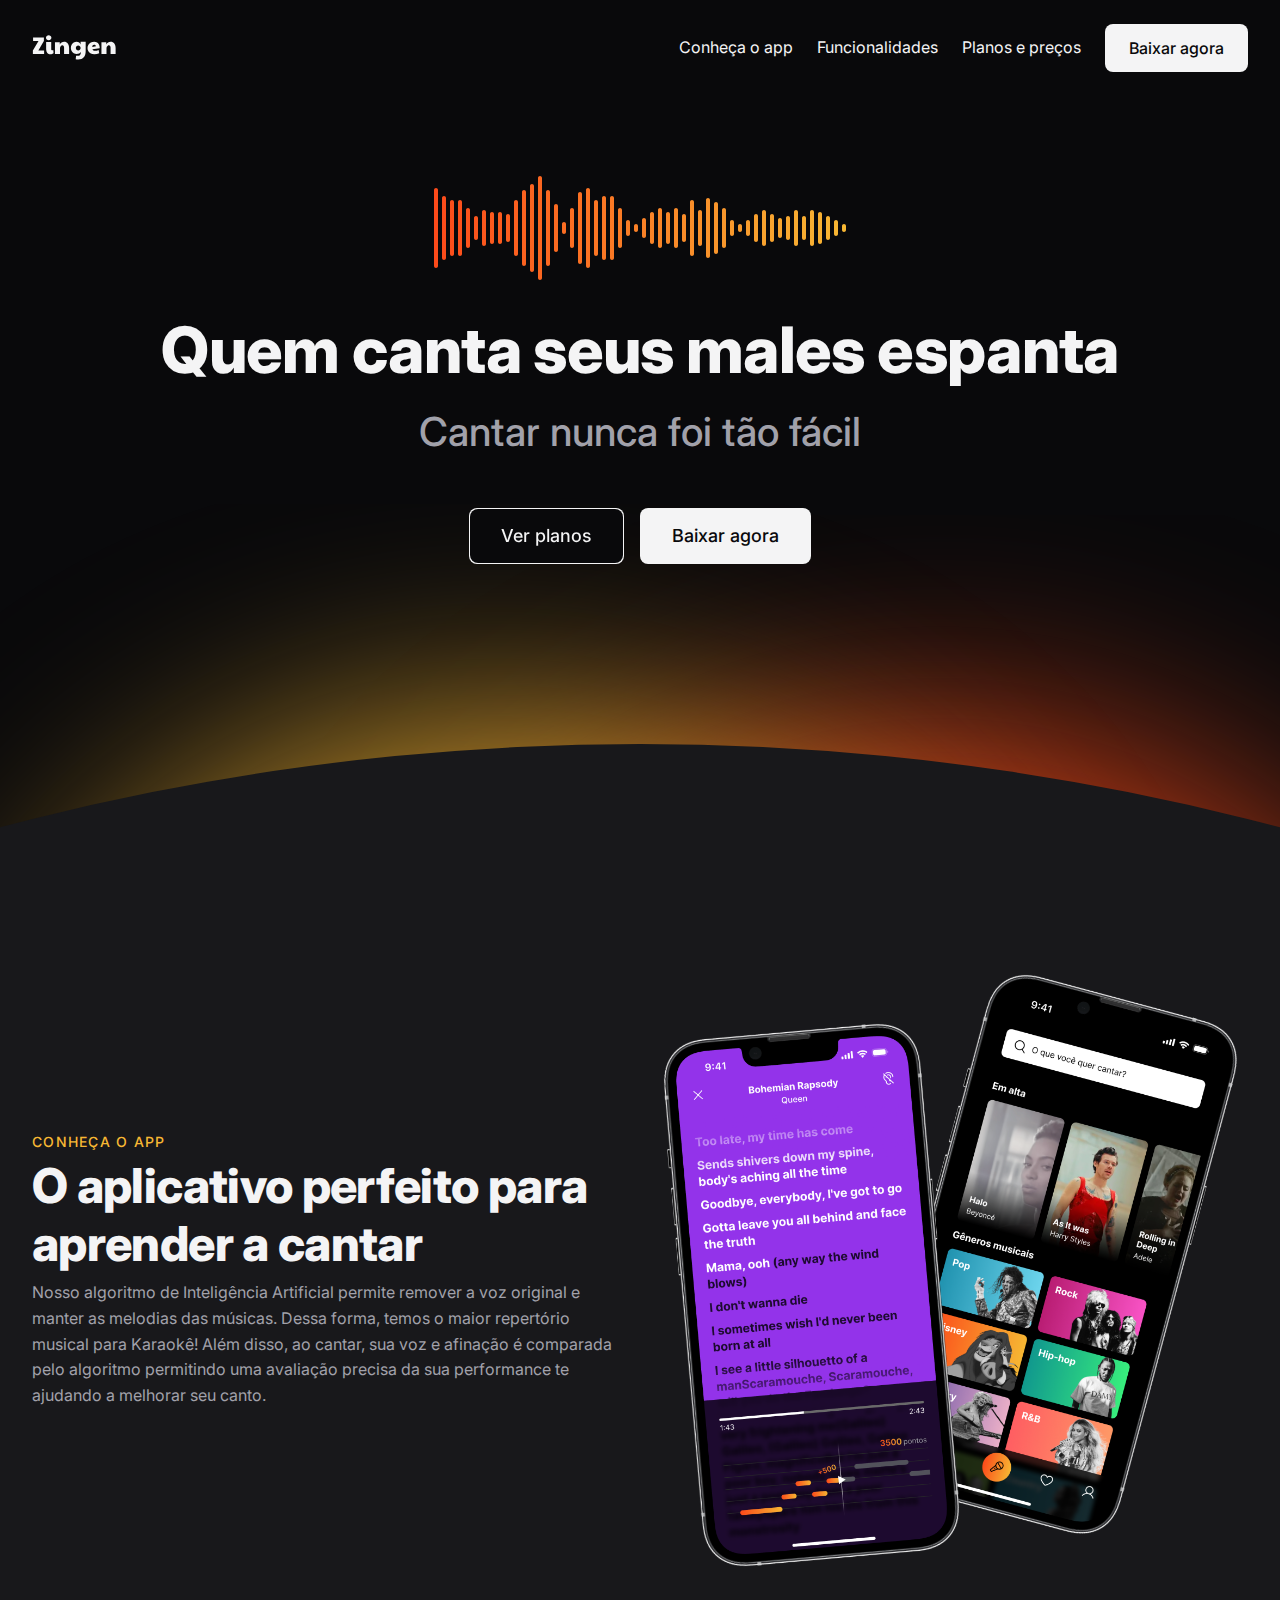
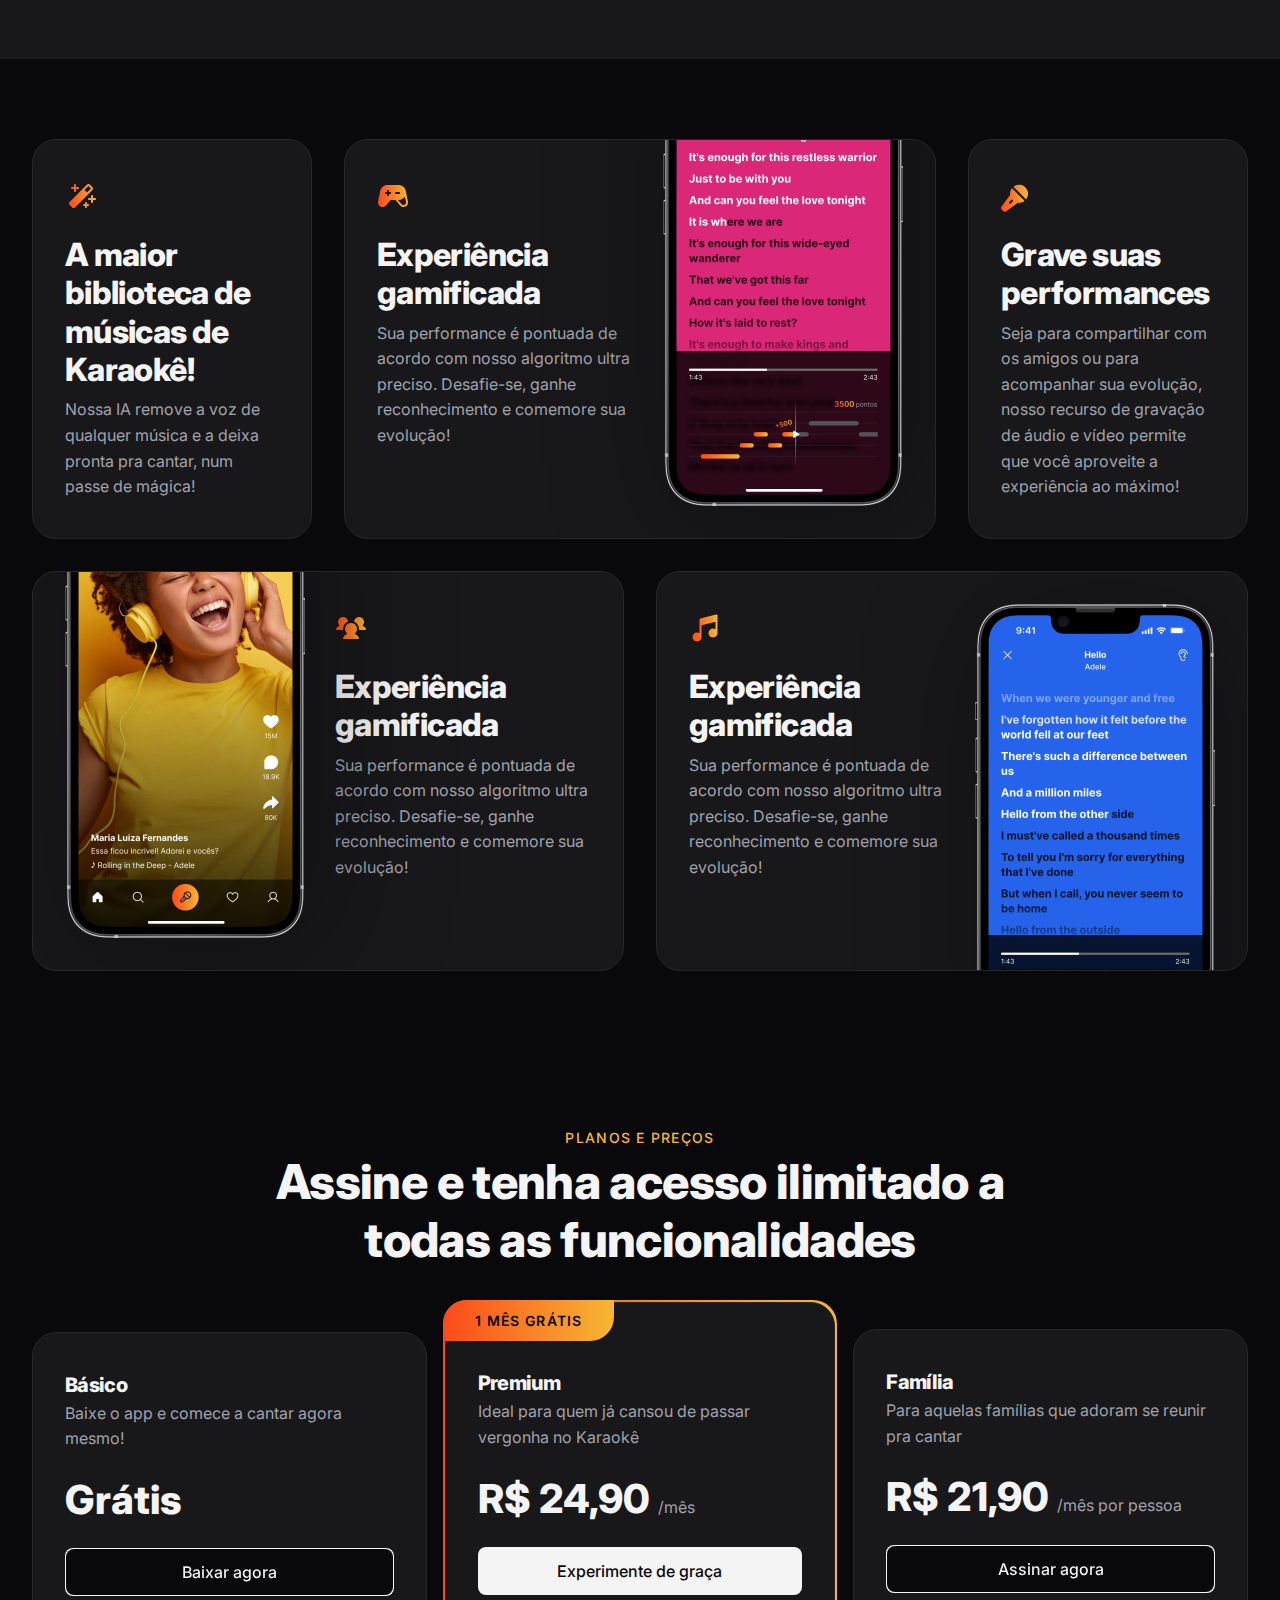
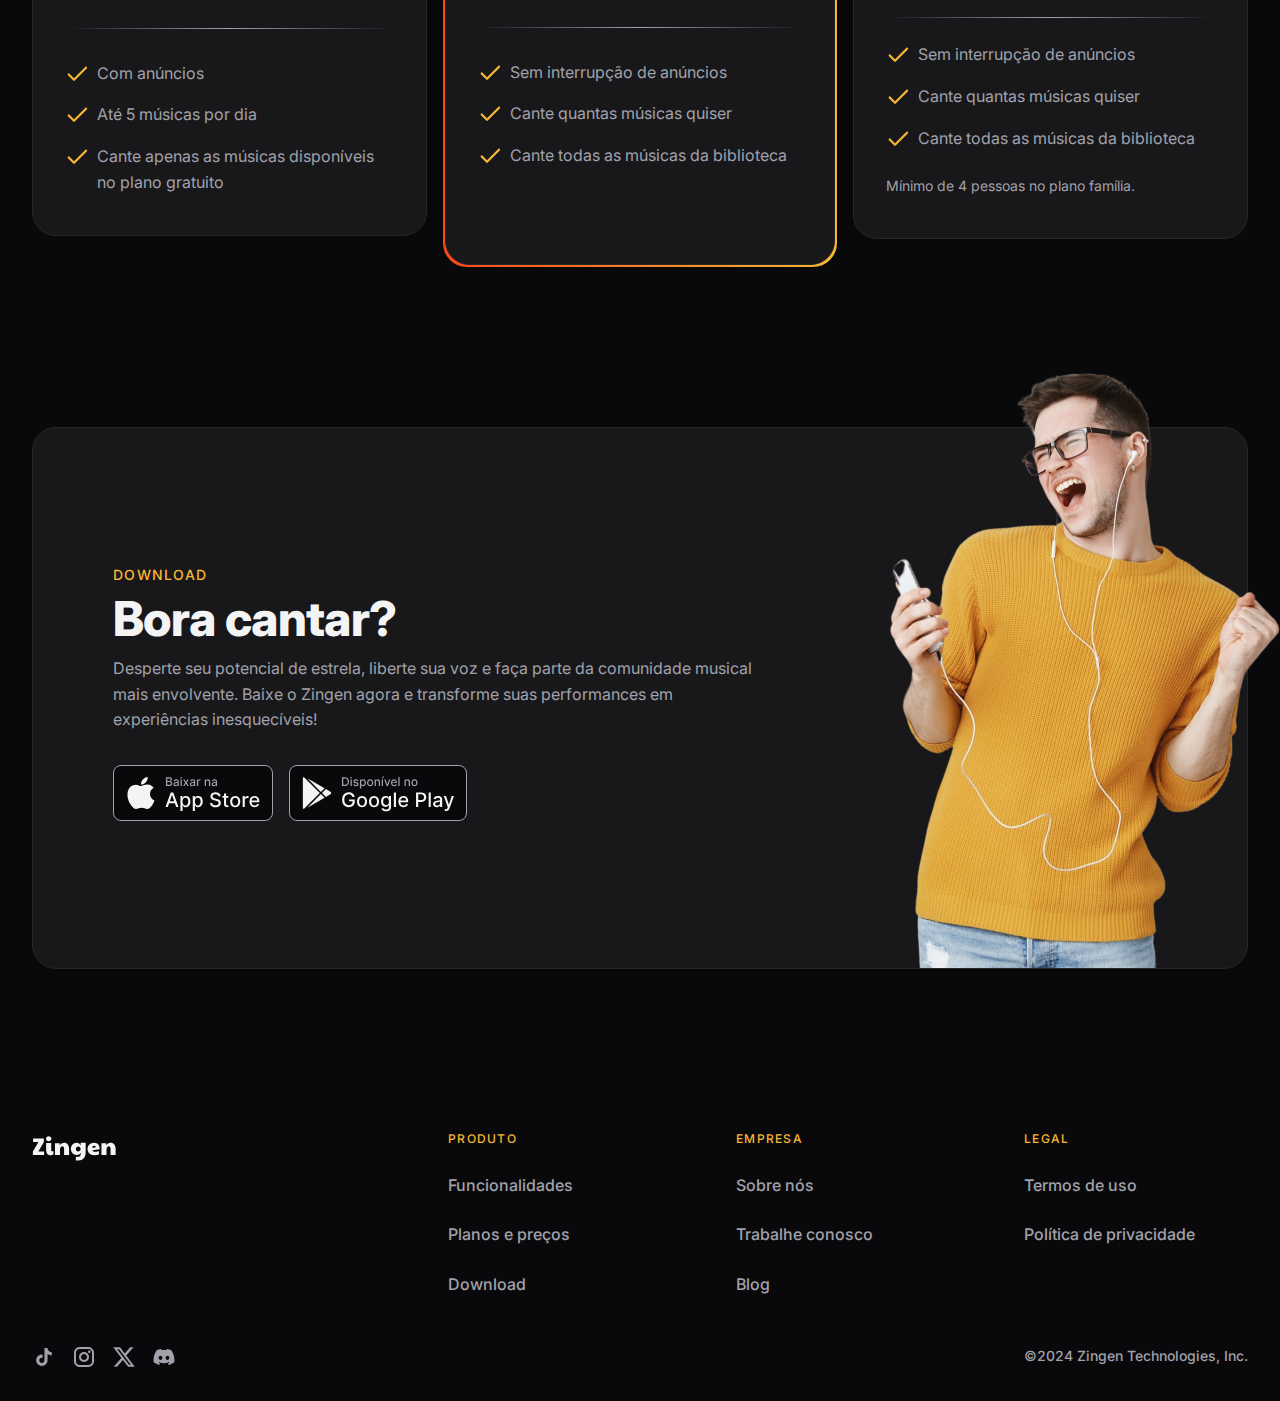
<file: 07-lp-de-produto/index.html>
<!DOCTYPE html>
<html lang="pt-BR">
  <head>
    <link rel="preconnect" href="https://fonts.googleapis.com" />
    <link rel="preconnect" href="https://fonts.gstatic.com" crossorigin />

    <meta charset="UTF-8" />
    <meta name="viewport" content="width=device-width, initial-scale=1.0" />
    <title>Zingen - Karaokê</title>
    <link rel="stylesheet" href="styles/index.css" />

    <link
      href="https://fonts.googleapis.com/css2?family=Inter:wght@100..900&display=swap"
      rel="stylesheet"
    />
  </head>
  <body>
    <header>
      <div class="container py-base">
        <nav class="flex items-center gap-1.5">
          <a href="#">
            <img src="assets/logo.svg" alt="Logo Zingen" />
          </a>
          <a href="#about" class="desktop-only">Conheça o app</a>
          <a href="#features" class="desktop-only">Funcionalidades</a>
          <a href="#pricing" class="desktop-only">Planos e preços</a>
          <a href="#download" class="btn btn-sm">Baixar agora</a>
        </nav>
      </div>
    </header>

    <section id="hero">
      <div class="container py-xl">
        <img src="assets/music-bars.svg" alt="" />
        <h1>Quem canta seus males espanta</h1>
        <p>Cantar nunca foi tão fácil</p>
        <div class="buttons flex items-center gap-1">
          <a href="#pricing" aria-label="Ver planos" class="btn btn-md"></a>
          <a href="#downloads" class="btn btn-md">Baixar agora</a>
        </div>
      </div>
    </section>

    <section id="smartphones-img">
      <div class="container">
        <img src="assets/smartphones.png" alt="" />
      </div>
    </section>
    <section id="about">
      <div class="container even-columns py-xl items-center">
        <div>
          <header>
            <strong>Conheça o app</strong>
            <h2>O aplicativo perfeito para aprender a cantar</h2>
          </header>
          <p>
            Nosso algoritmo de Inteligência Artificial permite remover a voz
            original e manter as melodias das músicas. Dessa forma, temos o
            maior repertório musical para Karaokê! Além disso, ao cantar, sua
            voz e afinação é comparada pelo algoritmo permitindo uma avaliação
            precisa da sua performance te ajudando a melhorar seu canto.
          </p>
        </div>
        <div>
          <img class="desktop-only" src="assets/smartphones.png" alt="" />
        </div>
      </div>
    </section>

    <section id="features">
      <div class="cards container py-xl grid gap-1.5">
        <div class="card py-lg px-lg">
          <img src="assets/icons/MagicWand.svg" alt="" />
          <h3>A maior biblioteca de músicas de Karaokê!</h3>
          <p>
            Nossa IA remove a voz de qualquer música e a deixa pronta pra
            cantar, num passe de mágica!
          </p>
        </div>
        <div class="card py-lg px-lg">
          <div>
            <img src="assets/icons/GameController.svg" alt="" />
            <h3>Experiência gamificada</h3>
            <p>
              Sua performance é pontuada de acordo com nosso algoritmo ultra
              preciso. Desafie-se, ganhe reconhecimento e comemore sua evolução!
            </p>
          </div>
          <img class="desktop-only" src="assets/Tela 2.png" alt="" />
        </div>
        <div class="card py-lg px-lg">
          <img src="assets/icons/MicrophoneStage.svg" alt="" />
          <h3>Grave suas performances</h3>
          <p>
            Seja para compartilhar com os amigos ou para acompanhar sua
            evolução, nosso recurso de gravação de áudio e vídeo permite que
            você aproveite a experiência ao máximo!
          </p>
        </div>
        <div class="card py-lg px-lg">
          <div>
            <img src="assets/icons/UsersThree.svg" alt="" />
            <h3>Experiência gamificada</h3>
            <p>
              Sua performance é pontuada de acordo com nosso algoritmo ultra
              preciso. Desafie-se, ganhe reconhecimento e comemore sua evolução!
            </p>
          </div>
          <img class="desktop-only" src="assets/Tela 1.png" alt="" />
        </div>
        <div class="card py-lg px-lg">
          <div>
            <img src="assets/icons/MusicNotes.svg" alt="" />
            <h3>Experiência gamificada</h3>
            <p>
              Sua performance é pontuada de acordo com nosso algoritmo ultra
              preciso. Desafie-se, ganhe reconhecimento e comemore sua evolução!
            </p>
          </div>
          <img class="desktop-only" src="assets/Tela 3.png" alt="" />
        </div>
      </div>
    </section>

    <section id="pricing">
      <div class="container py-xl">
        <header>
          <strong>Planos e preços</strong>
          <h2>Assine e tenha acesso ilimitado a todas as funcionalidades</h2>
        </header>
        <div class="cards even-columns items-center">
          <div class="card py-lg px-lg">
            <h3>Básico</h3>
            <p>Baixe o app e comece a cantar agora mesmo!</p>
            <zin-pricing>Grátis</zin-pricing>
            <a
              href="#download"
              class="btn btn-md"
              aria-label="Baixar agora"
            ></a>
            <div class="separator"></div>
            <ul role="list" class="grid gap-1">
              <li>Com anúncios</li>
              <li>Até 5 músicas por dia</li>
              <li>Cante apenas as músicas disponíveis no plano gratuito</li>
            </ul>
          </div>

          <div class="premium">
            <div class="card py-lg px-lg">
              <span>1 mês grátis</span>
              <h3>Premium</h3>
              <p>Ideal para quem já cansou de passar vergonha no Karaokê</p>
              <zin-pricing>R$ 24,90 <small>/mês</small></zin-pricing>
              <a href="#" class="btn btn-md">Experimente de graça</a>
              <div class="separator"></div>
              <ul role="list" class="grid gap-1">
                <li>Sem interrupção de anúncios</li>
                <li>Cante quantas músicas quiser</li>
                <li>Cante todas as músicas da biblioteca</li>
              </ul>
            </div>
          </div>

          <div class="card py-lg px-lg">
            <h3>Família</h3>
            <p>Para aquelas famílias que adoram se reunir pra cantar</p>
            <zin-pricing>R$ 21,90 <small>/mês por pessoa</small></zin-pricing>
            <a href="#" class="btn btn-md" aria-label="Assinar agora"></a>
            <div class="separator"></div>
            <ul role="list" class="grid gap-1">
              <li>Sem interrupção de anúncios</li>
              <li>Cante quantas músicas quiser</li>
              <li>Cante todas as músicas da biblioteca</li>
            </ul>
            <small>Mínimo de 4 pessoas no plano família.</small>
          </div>
        </div>
      </div>
    </section>

    <section id="download">
      <div class="container py-xl">
        <div class="card px-lg even-columns items-center">
          <div>
            <header>
              <strong>Download</strong>
              <h2>Bora cantar?</h2>
            </header>
            <p>
              Desperte seu potencial de estrela, liberte sua voz e faça parte da
              comunidade musical mais envolvente. Baixe o Zingen agora e
              transforme suas performances em experiências inesquecíveis!
            </p>
            <div class="buttons flex gap-1">
              <a href="#"
                ><img
                  src="assets/button-appstore.svg"
                  alt="Baixar da Apple Store"
              /></a>
              <a href="#"
                ><img
                  src="assets/button-playstore.svg"
                  alt="Baixar da Play Store"
              /></a>
            </div>
          </div>
          <img
            src="assets/rapaz-ouvindo-musica-com-fones-de-ouvido-e-cantando-no-aplicativo-de-karaoke-removebg 1.png"
            alt=""
          />
        </div>
      </div>
    </section>

    <footer>
      <div class="container py-xl grid">
        <section class="grid top">
          <img src="assets/logo.svg" alt="" />
          <nav class="even-columns">
            <ul role="list" class="grid gap-1.5">
              <li class="title">Produto</li>
              <li><a href="#features">Funcionalidades</a></li>
              <li><a href="#pricing">Planos e preços</a></li>
              <li><a href="#download">Download</a></li>
            </ul>
            <ul role="list" class="grid gap-1.5">
              <li class="title">Empresa</li>
              <li><a href="#about">Sobre nós</a></li>
              <li><a href="#">Trabalhe conosco</a></li>
              <li><a href="#">Blog</a></li>
            </ul>
            <ul role="list" class="grid gap-1.5">
              <li class="title">Legal</li>
              <li><a href="#">Termos de uso</a></li>
              <li><a href="#">Política de privacidade</a></li>
            </ul>
          </nav>
        </section>
        <section class="bottom flex gap-1.5">
          <div class="flex gap-1 5">
            <a href="#" class="social" aria-label="tiktok"></a>
            <a href="#" class="social" aria-label="instagram"></a>
            <a href="#" class="social" aria-label="twitter"></a>
            <a href="#" class="social" aria-label="discord"></a>
          </div>
          <span class="copy">©2024 Zingen Technologies, Inc.</span>
        </section>
      </div>
    </footer>
  </body>
</html>
</file>
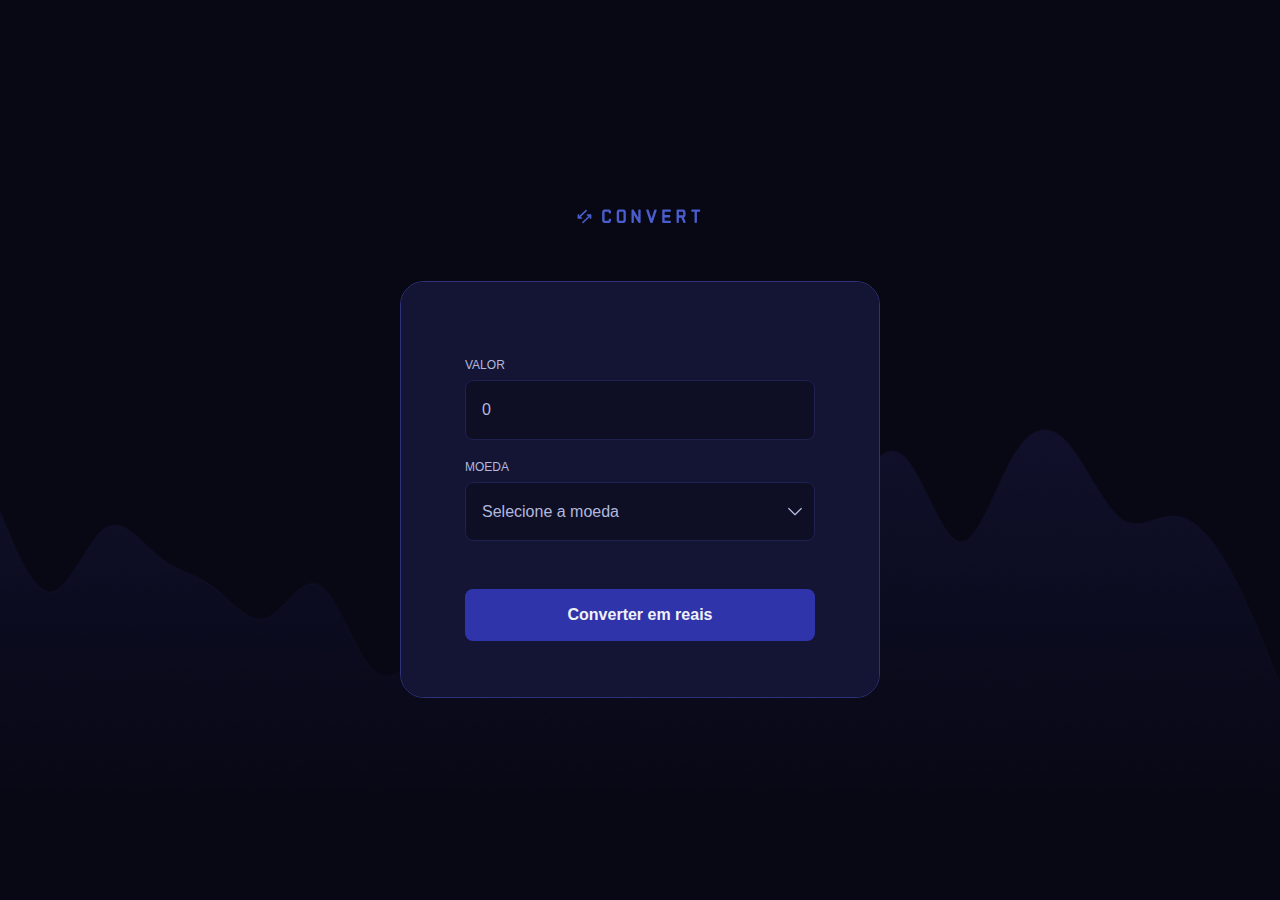
<file: 08-convert/index.html>
<!DOCTYPE html>
<html lang="en">
  <head>
    <meta charset="UTF-8" />
    <meta name="viewport" content="width=device-width, initial-scale=1.0" />

    <link rel="preconnect" href="https://fonts.googleapis.com" />
    <link rel="preconnect" href="https://fonts.gstatic.com" crossorigin />

    <link
      href="https://fonts.googleapis.com/css2?family=IBM+Plex+Mono&family=Roboto:wght@400;500;700&display=swap"
      rel="stylesheet"
    />

    <link rel="stylesheet" href="styles.css" />

    <title>Convert</title>
  </head>
  <body>
    <img src="./img/logo.svg" alt="Convert logo" />

    <main>
      <form>
        <label for="amount">valor</label>
        <input type="text" name="amount" id="amount" placeholder="0" required />

        <label for="currency">moeda</label>
        <select name="currency" id="currency" required>
          <option value="" disabled selected hidden>Selecione a moeda</option>
          <option value="USD">Dólar Americano</option>
          <option value="EUR">Euro</option>
          <option value="GBP">Libra Esterlina</option>
        </select>

        <button type="submit">Converter em reais</button>
      </form>

      <footer>
        <span id="description">US$ 1 = R$ 4,86</span>
        <h1 id="result">486,00 Reais</h1>
      </footer>
    </main>

    <script src="scripts.js"></script>
  </body>
</html>
</file>
<file: 01-pagina-receita/style.css>
* {
    margin: 0;
    padding: 0;
}

:root {
    font-family: 'Alice', serif;
    line-height: 150%;
    color: #573a37;
}

body {
    background-image: url(assets/bg.jpg);
    background-size: cover;
}

#page {
    box-sizing: border-box;
    width: 800px;
    padding: 24px;
    background-color: #f0e8c2;
    border-radius: 24px;
    margin: 48px auto 28px;
}

img {
    border-radius: 16px;
}

main {
    padding: 24px;
}

section+section {
    margin-top: 24px;
}

#about p+p {
    margin-top: 12px;
}

h1 {
    line-height: 140%;
    font-size: 40px;
}

h2 {
    font-size: 24px;
}

h1,
h2 {
    margin-bottom: 4px;
    color: #291b1a;
    line-height: 150%;
}

ul {
    padding-left: 24px;
}

footer {
    color: #f0e8c2;
    text-align: center;
    padding-bottom: 48px;
  }
  
  footer img {
    vertical-align: middle;
  }
</file>
<file: 02-local-turistico/styles.css>
* {
    margin: 0;
    padding: 0;
}

:root {
    font-family: 'Open Sans', sans-serif;
    line-height: 120%;
}

body {
    background-color: #f5f4f0;
    color: #333333;
}

#page {
    box-sizing: border-box;
    width: 1120px;
    margin: 120px auto 89px;
}

img {
    border-radius: 28px;
    width: 100%;

}

.divider {
    width: 100%;
    height: 1px;
    margin: 36px 0;
    background-color: #d9d9d9;
}

h1,
h2,
h3 {
    color: #1b1b1b;
}

h1 {
    font-size: 36px;
    line-height: 49px;
    margin: 8px 0 40px;
}

h2 {
    font-size: 32px;
    margin: 2px 0 8px;
    line-height: 44px;
}

h3 {
    font-size: 28px;
    line-height: 38px;
    margin: 20px 0 4px;
}

.headline {
    font-size: 16px;
    line-height: 22px;
    font-weight: bold;
    color: #e1624f;
    text-transform: uppercase;
}

p {
    font-size: 16px;
    font-size: 16px;
}

.subtitle {
    font-size: 16px;
    line-height: 22px;
    font-style: italic;

    text-align: center;
    color: #333333;
    margin-top: 24px;
}

main h2+p {
    margin-bottom: 23px;
}


main div img {
    height: 375px;
    object-fit: cover;
    margin-top: 44px;
}

ul {
    padding-left: 24px;
    font-weight: bold;
}


ul li::marker {
    color: #333333;
}

.divider+p {
    text-align: center;
}

footer {
    color: #333333;
    text-align: center;
    padding-bottom: 41px;
    line-height: 150%;
}

footer img {
    vertical-align: middle;
    width: 16px;
    height: 16px;
}

.accent-blue {
    color: #0c51a7;
}

.accent-purple {
    color: #591b98;
}

.accent-pink {
    color: #e5245e;
}

.accent-orange {
    color: #e95e10;
}
</file>
<file: 03-travelgram/styles/index.css>
@import url(global.css);
@import url(nav.css);
@import url(header.css);
@import url(main.css);
@import url(footer.css);
</file>
<file: 04-portal-de-noticia/styles/index.css>
@import url(global.css);
@import url(utility.css);
@import url(header.css);
@import url(sections.css);
</file>
<file: 05-lp-de-produto/styles/index.css>
@import url(global.css);
@import url(utility.css);
@import url(buttons.css);
@import url(social.css);
@import url(header.css);
@import url(hero.css);
@import url(sections.css);
@import url(about.css);
@import url(cards.css);
@import url(features.css) (width >=80em);
@import url(pricing.css);
@import url(download.css);
@import url(footer.css);
</file>
<file: 06-lp-de-patins/styles/index.css>
@import url(global.css);
@import url(header.css);
@import url(hero.css);
@import url(banner.css);
@import url(gallery.css);
@import url(footer.css);
</file>
<file: 07-lp-de-patins-animada/styles/index.css>
@import url(global.css);
@import url(header.css);
@import url(hero.css);
@import url(banner.css);
@import url(gallery.css);
@import url(footer.css);
</file>
<file: 07-lp-de-produto/styles/index.css>
@import url(global.css);
@import url(utility.css);
@import url(buttons.css);
@import url(social.css);
@import url(header.css);
@import url(hero.css);
@import url(sections.css);
@import url(about.css);
@import url(cards.css);
@import url(features.css) (width >=80em);
@import url(pricing.css);
@import url(download.css);
@import url(footer.css);
</file>
<file: 08-convert/styles.css>
* {
  margin: 0;
  padding: 0;
  box-sizing: border-box;
}

:root {
  font-family: "Inter", sans-serif;
  font-size: 16px;
}

::-webkit-scrollbar {
  width: 8px;
}

::-webkit-scrollbar-track {
  background-color: #1f2151;
}

::-webkit-scrollbar-thumb {
  background-color: #2f3279;
}

body {
  width: 100%;
  height: 100vh;

  background-image: url("./img/bg.png");
  background-size: contain;

  display: flex;
  align-items: center;
  justify-content: center;
  flex-direction: column;

  gap: 3.12rem;

  color: #f1f2f6;
}

main {
  width: 480px;
  border-radius: 1.5rem;

  border: 1px solid #2f3279;
  overflow-y: hidden;
}

form {
  background-color: #141534;

  display: flex;
  flex-direction: column;

  padding: 3.5rem 4rem;
}

label {
  font-size: 0.75rem;
  color: #b2b8de;
  text-transform: uppercase;
  margin-bottom: 0.5rem;
  margin-top: 1.25rem;
}

input,
select {
  outline: 0;

  color: #f1f2f6;
  border: 1px solid #1f2151;
  border-radius: 0.5rem;

  background-color: #0e0f25;
  padding: 1.25rem 1rem;

  font-family: "Inter", sans-serif;
  font-size: 1rem;
}

select {
  -moz-appearance: none;
  -webkit-appearance: none;
  appearance: none;

  background: url("./img/chevron-down.svg") no-repeat;
  background-position: calc(100% - 0.75rem) center !important;
  background-color: #0e0f25;

  cursor: pointer;
  font-size: 1rem;
}

input::placeholder,
select:invalid,
option {
  color: #b2b8de;
}

input:focus,
select:focus {
  border: 1px solid #4a5dcd;
}

button {
  height: 3.25rem;

  background-color: #2f34ab;

  border: none;
  border-radius: 0.5rem;

  color: #f1f2f6;

  font-family: "Inter", sans-serif;
  font-size: 1rem;
  font-weight: 600;
  cursor: pointer;
  transition: background-color 0.2s;

  margin-top: 3rem;
  outline: 0;
}

button:hover {
  background-color: #4a5dcd;
}

button:focus {
  outline: 1.5px solid #4a5dcd;
}

footer {
  background-color: #1f2151;
  padding: 2.5rem;
  max-height: 196px;

  text-align: center;
  display: none;

  overflow-y: scroll;
}

.show-result {
  display: block;
}

footer span {
  color: #7d8dec;
  font-size: 1rem;
  font-family: "IBM Plex Mono", monospace;
  margin-bottom: 0.5rem;
  line-height: 1.25rem;
}

footer h1 {
  color: #f1f2f6;
  font-weight: 700;
  font-size: 2rem;
  line-height: 3rem;
  word-break: break-all;
}
</file>
